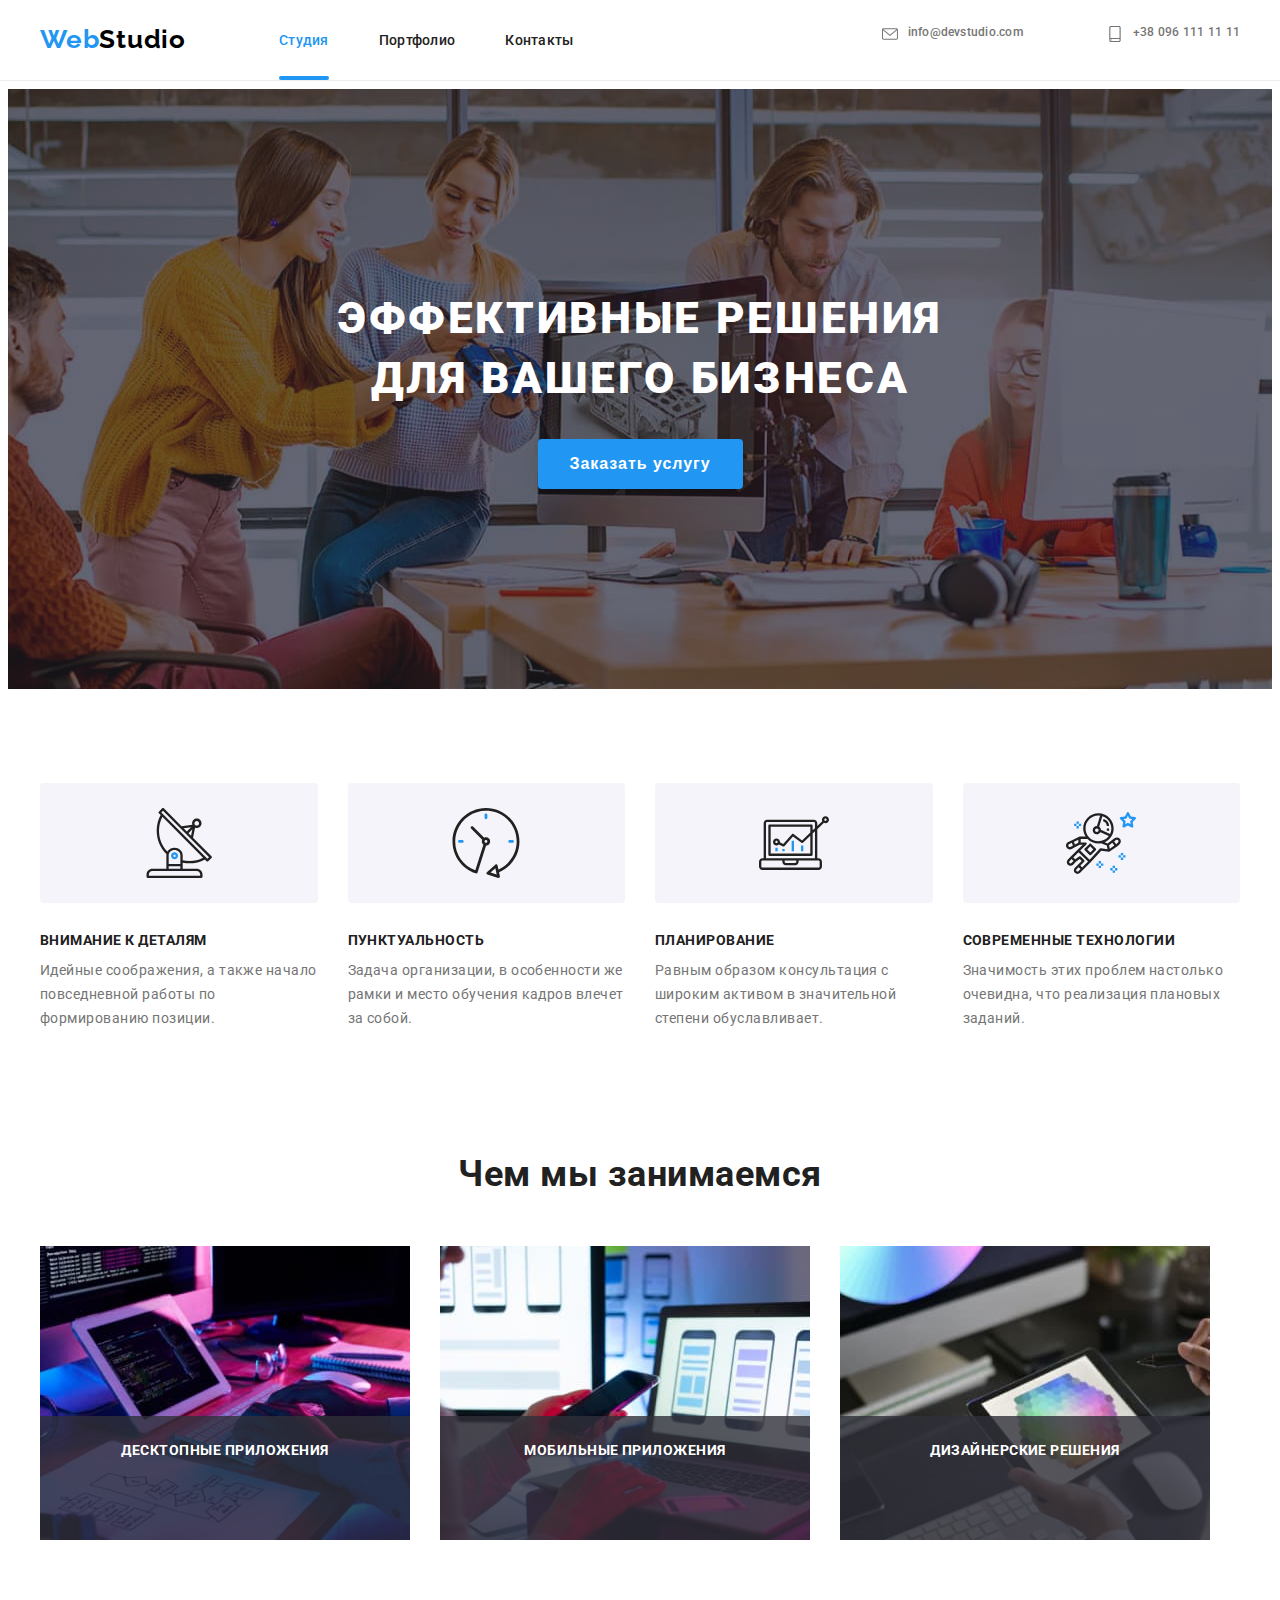
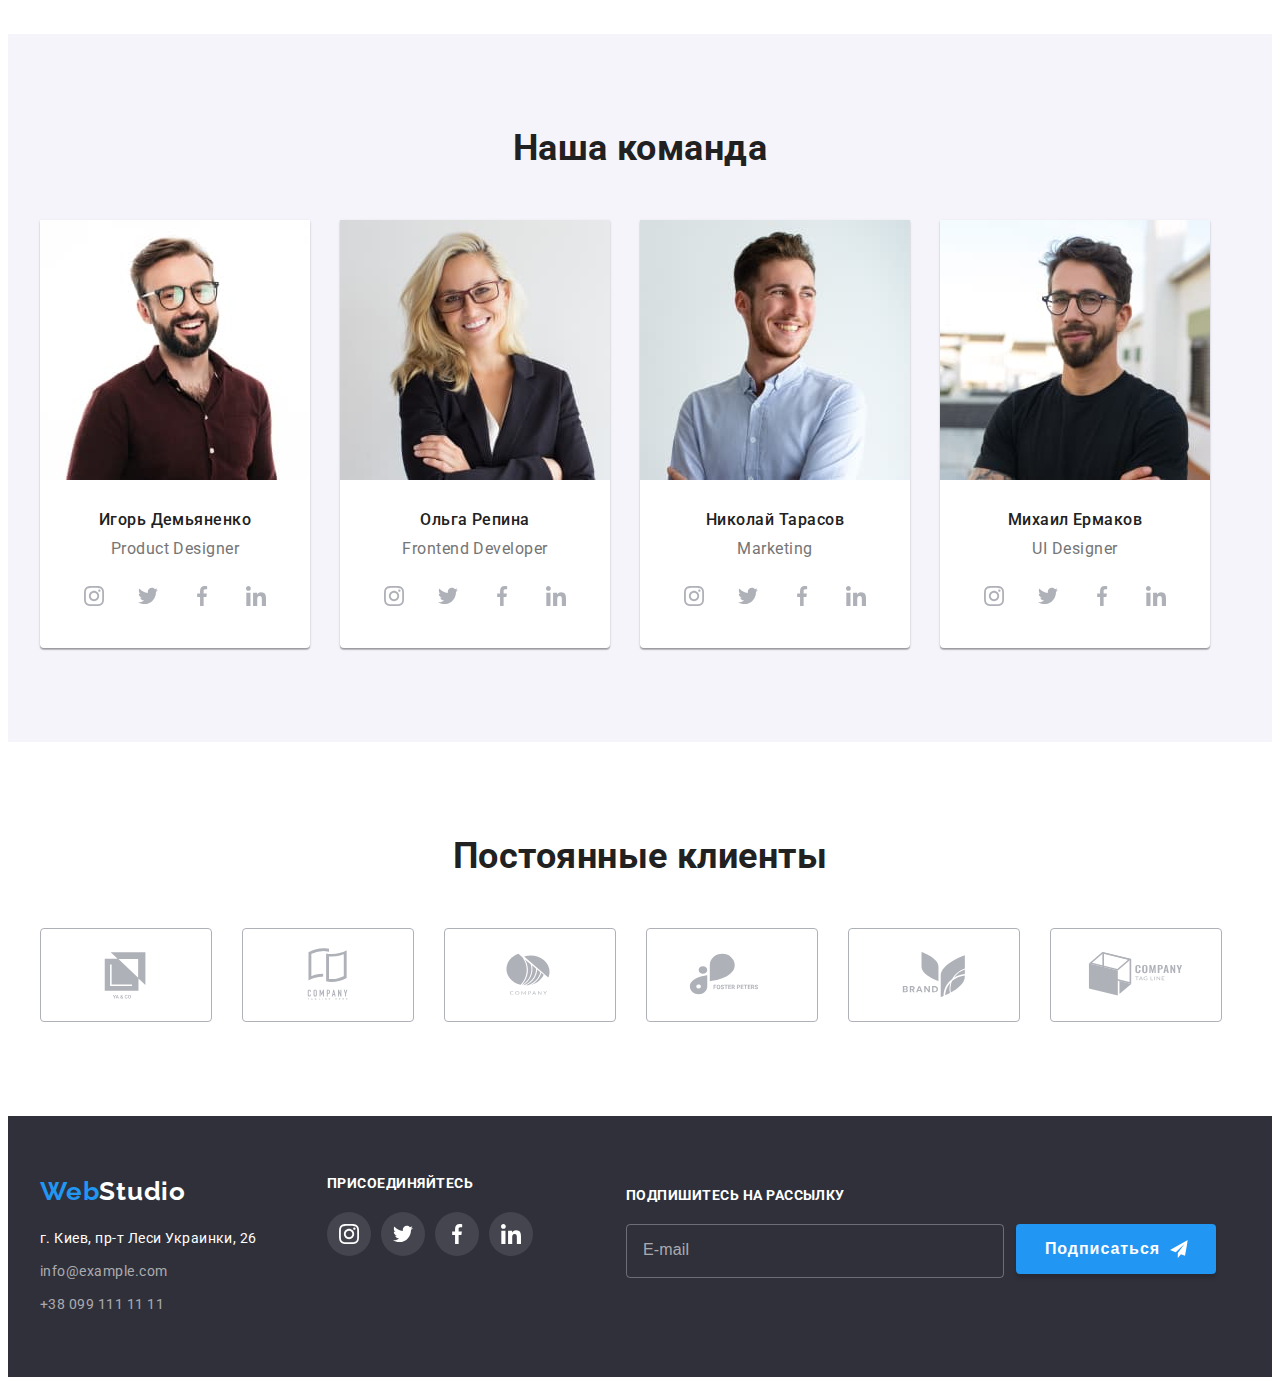
<file: index.html>
<!DOCTYPE html>
<html lang="en">
<head>
<meta charset="UTF-8">
<meta http-equiv="X-UA-Compatible" content="IE=edge">
<meta name="viewport" content="width=device-width, initial-scale=1.0">
<title>Document</title>
<link rel="preconnect" href="https://fonts.googleapis.com">
<link rel="preconnect" href="https://fonts.gstatic.com" crossorigin>
<link href="https://fonts.googleapis.com/css2?family=Raleway:wght@700&family=Roboto:wght@400;500;700;900&display=swap" rel="stylesheet">
<link rel="stylesheet" href="https://cdnjs.cloudflare.com/ajax/libs/modern-normalize/1.1.0/modern-normalize.min.css" integrity="sha512-wpPYUAdjBVSE4KJnH1VR1HeZfpl1ub8YT/NKx4PuQ5NmX2tKuGu6U/JRp5y+Y8XG2tV+wKQpNHVUX03MfMFn9Q==" crossorigin="anonymous" referrerpolicy="no-referrer" />
<!-- <link rel="stylesheet" href="./css/styles.css"> -->
<link rel="stylesheet" href="./css/main.min.css">
</head>
<body>

        <!-- HEADER -->

    <header class="page-header">
        <div class="container header">
            <a href="./index.html" class="logo"><span class="logo-item">Web</span>Studio</a> 

            <button class="menu-btn" data-menu-open>
                <svg width="40" height="40">
                    <use href="./images/icons.svg#menu"></use>
                </svg>
            </button>

            <nav class="page-header__nav">
                <ul class="nav">          
                    <li class="nav__item">
                        <a href="index.html" class="nav__link nav__link--current">Студия</a>
                    </li>
                    <li class="nav__item">
                        <a href="portfolio.html" class="nav__link">Портфолио</a>
                    </li>
                    <li class="nav__item">
                        <a href="#contact" class="nav__link">Контакты</a>
                    </li>
                </ul>
            </nav>
            <ul class="contacts">
                <li class="contacts__item">
                    <a href="mailto:info@devstudio.com" class="contacts__link">
                        <svg class="contacts__icon" width="16" height="16">
                            <use href="./images/icons.svg#envelope"></use>
                        </svg> info@devstudio.com
                    </a>
                </li>
                <li class="contacts__item">
                    <a href="tel:+380961111111" class="contacts__link">
                        <svg class="contacts__icon" width="16" height="16">
                            <use href="./images/icons.svg#smartphone"></use>
                        </svg>+38 096 111 11 11
                    </a>
                </li>
            </ul>
        </div>
    </header>

    <main>

         <!-- HERO -->

        <section class="hero main-background">
            <div class="container">
                <h1 class="hero-title">Эффективные решения <br> для вашего бизнеса</h1>
                <button type="button" class="main-btn" data-modal-open>Заказать услугу</button>
            </div>
            
            <!-- MODAL -->

            <div class="backdrop is-hidden" data-modal>
                <div class="modal">
                    <button type="button" class="modal-btn" data-modal-close>
                        <svg width='30' height="30">
                            <use href="./images/icons.svg#close-btn"></use>
                        </svg>                       
                    </button>
                    <h5 class="modal-title">Оставьте свои данные, мы вам перезвоним</h5>
                    <form class="form">             
                        <label class="form__label">
                            <span class="form__text">Имя</span>
                            <input class="form__input" type="text" name="name" placeholder="Иван Иванович" />
                            <span class="form__item">
                                <svg width="18" height="18">
                                    <use href="./images/icons.svg#person-black"></use>
                                </svg>   
                            </span>
                        </label>          
                        <label class="form__label">
                            <span class="form__text">Телефон</span>
                            <input class="form__input" type="tel" name="name" placeholder="+38 000 000 00 00" />
                            <span class="form__item">
                                <svg width="18" height="18">
                                    <use href="./images/icons.svg#phone-black"></use>
                                </svg> 
                            </span>
                        </label>

                        <label class="form__label">
                            <span class="form__text">Почта</span> 
                            <input class="form__input" type="email" name="mail" placeholder="contact@example.com" />
                            <span class="form__item">
                                <svg width="18" height="18">
                                    <use href="./images/icons.svg#email-black"></use>
                                </svg> 
                            </span>    
                        </label>
                        <label class="form__label label-comment"> 
                            <span class="form__text">Комментарий</span> 
                            <textarea name="comment" placeholder="Введите текст"></textarea>
                        </label>
                                         
                        <label class="checkbox">
                            <input class="checkbox__input" type="checkbox" name="topic">
                            <span class="checkbox__item">
                                <svg width="16" height="15">
                                    <use href="./images/icons.svg#icon-check"></use>
                                </svg>
                            </span>
                            <span class="checkbox__agreement">
                                Соглашаюсь с рассылкой и принимаю 
                                <a href=""><span class="checkbox__link">Условия договора</span></a>
                            </span>
                        </label>
                        <button class="main-btn" type="submit">Отправить</button>
                    </form> 
                </div>
            </div>
        </section>
        

        <!-- ADVANTAGE -->

        <section class="advantage">
            <div class="container">
                <h2 class="hidden-title">Наши преимущества</h2>
                <ul class="advantage__list">
                    <li class="advantage__item">
                        <div class="skills">
                            <div class="skills__box">
                                <svg width="70" height="70">
                                    <use href="./images/icons.svg#Group"></use>
                                </svg>
                            </div>
                            <h3 class="advantage-name">Внимание к деталям</h3>
                            <p class="advantage-text">Идейные соображения, а также начало повседневной работы по формированию позиции.</p>
                        </div>
                    </li>
                    <li class="advantage__item">
                        <div class="skills">
                            <div class="skills__box">
                                <svg width="70" height="70">
                                    <use href="./images/icons.svg#clock"></use>
                                </svg>
                            </div>
                        <h3  class="advantage-name">Пунктуальность</h3>
                        <p class="advantage-text"> Задача организации, в особенности же рамки и место обучения кадров влечет за собой.</p>
                        </div>
                    </li>
                    <li class="advantage__item">
                        <div class="skills">
                            <div class="skills__box">
                                <svg width="70" height="70">
                                    <use href="./images/icons.svg#diagram"></use>
                                </svg>
                            </div>
                        <h3  class="advantage-name">Планирование</h3>
                        <p class="advantage-text">Равным образом консультация с широким активом в значительной степени обуславливает.</p>
                        </div>
                    </li>
                    <li class="advantage__item">
                        <div class="skills">
                            <div class="skills__box">
                                <svg width="70" height="70">
                                    <use href="./images/icons.svg#astronaut"></use>
                                </svg>
                            </div>
                        <h3  class="advantage-name">Современные технологии</h3>
                        <p class="advantage-text">Значимость этих проблем настолько очевидна, что реализация плановых заданий.</p>
                        </div>
                    </li>
                </ul>
            </div>
        </section>

        <!-- WORK -->

        <section class="work">
            <div class="container">
                <h2 class="work-title">Чем мы занимаемся</h2>
                <ul class="work__list">
                    <li class="work__item">

                        <img
                            srcset="
                                ./images/desktop/box-1-1200@1x.jpeg 1x,
                                ./images/desktop/box-1-1200@2x.jpeg 2x"
                            src="./images/desktop/box-1-1200@1x.jpeg"
                            alt="Программист набирает текст"
                            width="370"
                        >

                        <div class="work__box">
                            <p class="work__text">ДЕСКТОПНЫЕ ПРИЛОЖЕНИЯ</p>
                        </div>
                    </li>
                    <li class="work__item">

                        <img
                            srcset="
                                ./images/desktop/box-2-1200@1x.jpeg 1x,
                                ./images/desktop/box-2-1200@2x.jpeg 2x"
                            src="./images/desktop/box-2-1200@1x.jpeg"
                            alt="Макеты телефонов"
                            width="370"
                        >

                        <div class="work__box">
                            <p class="work__text">МОБИЛЬНЫЕ ПРИЛОЖЕНИЯ</p>
                        </div>
                    </li>
                    <li class="work__item">

                        <img
                            srcset="
                                ./images/desktop/box-3-1200@1x.jpeg 1x,
                                ./images/desktop/box-3-1200@2x.jpeg 2x"
                            src="./images/desktop/box-3-1200@1x.jpeg"
                            alt="Выбор цвета дизайнером"
                            width="370"
                        >

                        <div class="work__box">
                            <p class="work__text">ДИЗАЙНЕРСКИЕ РЕШЕНИЯ </p>
                        </div>
                    </li>
                </ul>
            </div>
        </section>

        <!-- TEAM -->

        <section class="team">
            <div class="container">
                <h2 class="team-title">Наша команда</h2>
                <ul class="team__list">
                    <li class="team__item">

                        <picture>
                            <source srcset="
                                        ./images/mobile/team-1-480@1x.jpeg 1x,
                                        ./images/mobile/team-1-480@2x.jpeg 2x"
                                    media="(max-width: 767px)">
                            <source srcset="
                                        ./images/tablet/team-1-768@1x.jpeg 1x,
                                        ./images/tablet/team-1-768@2x.jpeg 2x"
                                    media="(min-width: 768px) and (max-width: 1199px)">
                            <source srcset="
                                        ./images/desktop/team-1-1200@1x.jpeg 1x,
                                        ./images/desktop/team-1-1200@2x.jpeg 2x"
                                    media="(min-width: 1200px)">

                            <img src="./images/mobile/team-1-480@1x.jpeg"
                                 alt="Дизайнер"
                                 width="270">
                        </picture>

                        <h4 class="team__name">Игорь Демьяненко</h4>
                        <p class="team__position">Product Designer</p>
                        <ul class="networks">
                            <li class="networks__item">
                                <a href="https://www.instagram.com" target="_blank" rel="noreferrer noopener" class="networks__link">
                                    <svg width="20" height="20">
                                        <use href="./images/icons.svg#instagram"></use>
                                    </svg>
                                </a>
                            </li>
                            <li class="networks__item">
                                <a href="https://twitter.com" target="_blank" rel="noreferrer noopener" class="networks__link">
                                    <svg width="20" height="20">
                                        <use href="./images/icons.svg#twitter"></use>
                                    </svg>
                                </a>
                            </li>
                            <li class="networks__item">
                                <a href="https://m.facebook.com" target="_blank" rel="noreferrer noopener" class="networks__link">
                                    <svg width="20" height="20">
                                        <use href="./images/icons.svg#facebook"></use>
                                    </svg>
                                </a>
                            </li>
                            <li class="networks__item">
                                <a href="https://www.linkedin.com" target="_blank" rel="noreferrer noopener" class="networks__link">
                                    <svg width="20" height="20">
                                        <use href="./images/icons.svg#linkedin"></use>
                                    </svg>
                                </a>
                            </li>
                        </ul>

                    </li>
                    <li class="team__item">

                        <picture>
                            <source srcset="
                                        ./images/mobile/team-2-480@1x.jpeg 1x,
                                        ./images/mobile/team-2-480@2x.jpeg 2x"
                                    media="(max-width: 767px)">
                            <source srcset="
                                        ./images/tablet/team-2-768@1x.jpeg 1x,
                                        ./images/tablet/team-2-768@2x.jpeg 2x"
                                    media="(min-width: 768px) and (max-width: 1199px)">
                            <source srcset="
                                        ./images/desktop/team-2-1200@1x.jpeg 1x,
                                        ./images/desktop/team-2-1200@2x.jpeg 2x"
                                    media="(min-width: 1200px)">

                            <img src="./images/mobile/team-2-480@1x.jpeg"
                                 alt="Фронтенд разработчик"
                                 width="270">
                        </picture>
                        
                        <h4 class="team__name">Ольга Репина</h4>
                        <p class="team__position">Frontend Developer</p>
                        <ul class="networks">
                            <li class="networks__item">
                                <a href="https://www.instagram.com" target="_blank" rel="noreferrer noopener" class="networks__link">
                                    <svg width="20" height="20">
                                        <use href="./images/icons.svg#instagram"></use>
                                    </svg>
                                </a>
                            </li>
                            <li class="networks__item">
                                <a href="https://twitter.com" target="_blank" rel="noreferrer noopener" class="networks__link">
                                    <svg width="20" height="20">
                                        <use href="./images/icons.svg#twitter"></use>
                                    </svg>
                                </a>
                            </li>
                            <li class="networks__item">
                                <a href="https://m.facebook.com" target="_blank" rel="noreferrer noopener" class="networks__link">
                                    <svg width="20" height="20">
                                        <use href="./images/icons.svg#facebook"></use>
                                    </svg>
                                </a>
                            </li>
                            <li class="networks__item">
                                <a href="https://www.linkedin.com" target="_blank" rel="noreferrer noopener" class="networks__link">
                                    <svg width="20" height="20">
                                        <use href="./images/icons.svg#linkedin"></use>
                                    </svg>
                                </a>
                            </li>
                        </ul>
                    </li>
                    <li class="team__item">

                        <picture>
                            <source srcset="
                                        ./images/mobile/team-3-480@1x.jpeg 1x,
                                        ./images/mobile/team-3-480@2x.jpeg 2x"
                                    media="(max-width: 767px)">
                            <source srcset="
                                        ./images/tablet/team-3-768@1x.jpeg 1x,
                                        ./images/tablet/team-3-768@2x.jpeg 2x"
                                    media="(min-width: 768px) and (max-width: 1199px)">
                            <source srcset="
                                        ./images/desktop/team-3-1200@1x.jpeg 1x,
                                        ./images/desktop/team-3-1200@2x.jpeg 2x"
                                    media="(min-width: 1200px)">

                            <img src="./images/mobile/team-3-480@1x.jpeg"
                                 alt="Маркетолог"
                                 width="270">
                        </picture>

                        <h4 class="team__name">Николай Тарасов</h4>
                        <p class="team__position">Marketing</p>
                        <ul class="networks">
                            <li class="networks__item">
                                <a href="https://www.instagram.com" target="_blank" rel="noreferrer noopener" class="networks__link">
                                    <svg width="20" height="20">
                                        <use href="./images/icons.svg#instagram"></use>
                                    </svg>
                                </a>
                            </li>
                            <li class="networks__item">
                                <a href="https://twitter.com" target="_blank" rel="noreferrer noopener" class="networks__link">
                                    <svg width="20" height="20">
                                        <use href="./images/icons.svg#twitter"></use>
                                    </svg>
                                </a>
                            </li>
                            <li class="networks__item">
                                <a href="https://m.facebook.com" target="_blank" rel="noreferrer noopener" class="networks__link">
                                    <svg width="20" height="20">
                                        <use href="./images/icons.svg#facebook"></use>
                                    </svg>
                                </a>
                            </li>
                            <li class="networks__item">
                                <a href="https://www.linkedin.com" target="_blank" rel="noreferrer noopener" class="networks__link">
                                    <svg width="20" height="20">
                                        <use href="./images/icons.svg#linkedin"></use>
                                    </svg>
                                </a>
                            </li>
                        </ul>
                    </li>
                    <li class="team__item">

                        <picture>
                            <source srcset="
                                        ./images/mobile/team-4-480@1x.jpeg 1x,
                                        ./images/mobile/team-4-480@2x.jpeg 2x"
                                    media="(max-width: 767px)">
                            <source srcset="
                                        ./images/tablet/team-4-768@1x.jpeg 1x,
                                        ./images/tablet/team-4-768@2x.jpeg 2x"
                                    media="(min-width: 768px) and (max-width: 1199px)">
                            <source srcset="
                                        ./images/desktop/team-4-1200@1x.jpeg 1x,
                                        ./images/desktop/team-4-1200@2x.jpeg 2x"
                                    media="(min-width: 1200px)">

                            <img src="./images/mobile/team-4-480@1x.jpeg"
                                 alt="Дизайнер интерфейса"
                                 width="270">
                        </picture>

                        <h4 class="team__name">Михаил Ермаков</h4>
                        <p class="team__position">UI Designer</p>
                        <ul class="networks">
                            <li class="networks__item">
                                <a href="https://www.instagram.com" target="_blank" rel="noreferrer noopener" class="networks__link">
                                    <svg width="20" height="20">
                                        <use href="./images/icons.svg#instagram"></use>
                                    </svg>
                                </a>
                            </li>
                            <li class="networks__item">
                                <a href="https://twitter.com" target="_blank" rel="noreferrer noopener" class="networks__link">
                                    <svg width="20" height="20">
                                        <use href="./images/icons.svg#twitter"></use>
                                    </svg>
                                </a>
                            </li>
                            <li class="networks__item">
                                <a href="https://m.facebook.com" target="_blank" rel="noreferrer noopener" class="networks__link">
                                    <svg width="20" height="20">
                                        <use href="./images/icons.svg#facebook"></use>
                                    </svg>
                                </a>
                            </li>
                            <li class="networks__item">
                                <a href="https://www.linkedin.com" target="_blank" rel="noreferrer noopener" class="networks__link">
                                    <svg width="20" height="20">
                                        <use href="./images/icons.svg#linkedin"></use>
                                    </svg>
                                </a>
                            </li>
                        </ul>
                    </li>
                </ul>
            </div>
        </section>

        <!-- CLIENTS -->

        <section class="clients">
            <div class="container">
                <h2 class="clients-title">Постоянные клиенты</h2>
                <ul class="client__list">
                    <li class="client__item">
                        <a href="" class="client__link">
                            <svg width="106" height="60">
                                <use href="./images/icons.svg#client-1"></use>
                            </svg>
                        </a>
                    </li>
                    <li class="client__item">
                        <a href="" class="client__link">
                            <svg width="106" height="60">
                                <use href="./images/icons.svg#client-2"></use>
                            </svg>
                        </a>
                    </li>
                    <li class="client__item">
                        <a href="" class="client__link">
                            <svg width="106" height="60">
                                <use href="./images/icons.svg#client-3"></use>
                            </svg>
                        </a>
                    </li>
                    <li class="client__item">
                        <a href="" class="client__link">
                            <svg width="106" height="60">
                                <use href="./images/icons.svg#client-4"></use>
                            </svg>
                        </a>
                    </li>
                    <li class="client__item">
                        <a href="" class="client__link">
                            <svg width="106" height="60">
                                <use href="./images/icons.svg#client-5"></use>
                            </svg>
                        </a>
                    </li>
                    <li class="client__item">
                        <a href="" class="client__link">
                            <svg width="106" height="60">
                                <use href="./images/icons.svg#client-6"></use>
                            </svg>
                        </a>
                    </li>
                </ul>
            </div>
        </section>
    </main>

    <!-- FOOTER -->

    <footer class="footer">
        <div class="container footer-box">
            <div class="tablet-box">
                <div class="footer-address">
                    <a href="./index.html" class="logo logo-footer"><span class="logo-item">Web</span>Studio</a>
                    <address id="contact" class="office">
                        <ul class="office__list">
                            <li class="office__item">
                                <a href="https://goo.gl/maps/67UM73fhqofaFtAK9" target="_blank" rel="noreferrer noopener" class="office__address">г.
                                    Киев, пр-т Леси Украинки, 26
                                </a>
                            </li>
                            <li class="office__item">
                                <a href="mailto:info@example.com" class="office__link">info@example.com</a>
                            </li>
                            <li class="office__item">
                                <a href="tel:+380991111111" class="office__link">+38 099 111 11 11</a>
                            </li>
                        </ul>
                    </address>
                </div>

                <div class="community">
                    <h2 class="subscribe-title">Присоединяйтесь</h2>
                    <ul class="networks">
                        <li class="networks__item">
                            <a href="https://www.instagram.com" target="_blank" rel="noreferrer noopener" class="networks__link footer-link">
                                <svg width="20" height="20">
                                    <use href="./images/icons.svg#instagram"></use>
                                </svg>
                            </a>
                        </li>
                        <li class="networks__item">
                            <a href="https://twitter.com" target="_blank" rel="noreferrer noopener" class="networks__link footer-link">
                                <svg width="20" height="20">
                                    <use href="./images/icons.svg#twitter"></use>
                                </svg>
                            </a>
                        </li>
                        <li class="networks__item">
                            <a href="https://m.facebook.com" target="_blank" rel="noreferrer noopener" class="networks__link footer-link">
                                <svg width="20" height="20">
                                    <use href="./images/icons.svg#facebook"></use>
                                </svg>
                            </a>
                        </li>
                        <li class="networks__item">
                            <a href="https://www.linkedin.com" target="_blank" rel="noreferrer noopener" class="networks__link footer-link">
                                <svg width="20" height="20">
                                    <use href="./images/icons.svg#linkedin"></use>
                                </svg>
                            </a>
                        </li>
                    </ul>
                </div>
            </div>

            <div class="subscribe-box">
                <h2 class="subscribe-title">Подпишитесь на рассылку</h2>
                <form class="subscribe">
                    <label class="subscribe__label"></label>
                        <input class="subscribe__input" type="email" name="mail" placeholder="E-mail" />
                    </label>
                    <button class="main-btn subscribe-btn"  type="submit">Подписаться
                        <svg class="subscribe-icon" width="24" height="24">
                            <use href="./images/icons.svg#icon-send"></use>
                        </svg>   
                    </button>
                </form>
            </div>
        </div>
    </footer>

    <!--MOBILE MENU  -->
    <div class="mob-menu is-hidden" data-menu>
        <button class="mob-menu__btn"  data-menu-close>
            <svg width="40" height="40">
                <use href="./images/icons.svg#close"></use>
            </svg>
        </button>

        <div>
            <ul class="mob-nav">          
                <li class="mob-nav__item">
                    <a href="index.html" class="mob-nav__link mob-nav__link--current">Студия</a>
                </li>
                <li class="mob-nav__item">
                    <a href="portfolio.html" class="mob-nav__link">Портфолио</a>
                </li>
                <li class="mob-nav__item">
                    <a href="#contact" class="mob-nav__link">Контакты</a>
                </li>
            </ul>
        </div>
        <div>
            <ul class="mob-contacts">
                <li class="mob-contacts__item">
                    <a href="tel:+380961111111" class="mob-contacts__mail">
                        +38 096 111 11 11
                    </a>
                </li>
                <li class="mob-contacts__item">
                    <a href="mailto:info@devstudio.com" class="mob-contacts__phone">
                        info@devstudio.com
                    </a>
                </li>
            </ul>
        </div> 
        <div>
            <ul class="mob-link">
                <li class="mob-link_item">
                    <a href="Instagram">Instagram</a>
                </li>
                <li class="mob-link_item">
                    <a href="Twitter">Twitter</a>
                </li>
                <li class="mob-link_item">
                    <a href="Facebook">Facebook</a>
                </li>
                <li class="mob-link_item">
                    <a href="LinkedIn">LinkedIn</a>
                </li>
            </ul>     
        </div> 

    </div>

    <script>
        const { height:pageHeaderHeight } = document
          .querySelector(".page-header")
          .getBoundingClientRect ();

        document.body.style.paddingTop = `${pageHeaderHeight}px`;
    </script>

    <script src="./js/modal.js"></script>
    <script src="./js/menu.js"></script>
    

</body>
</html>
</file>
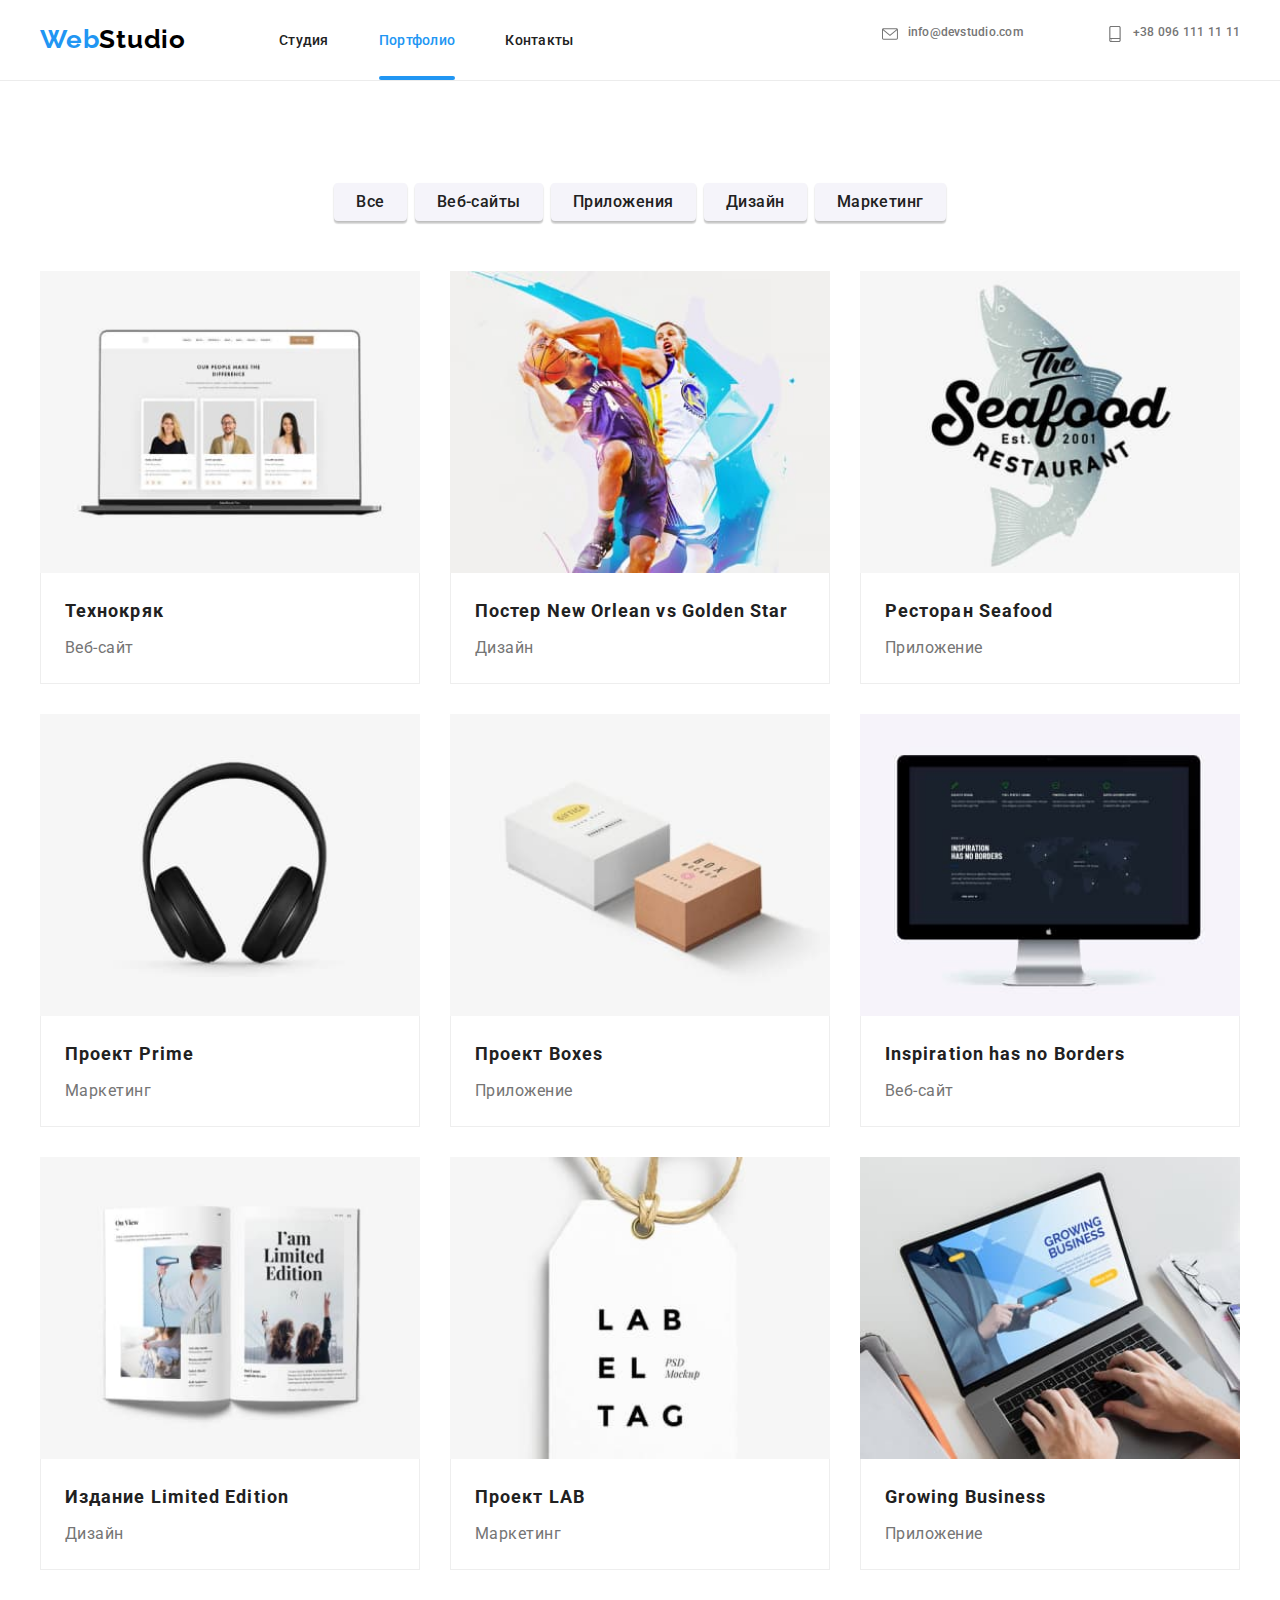
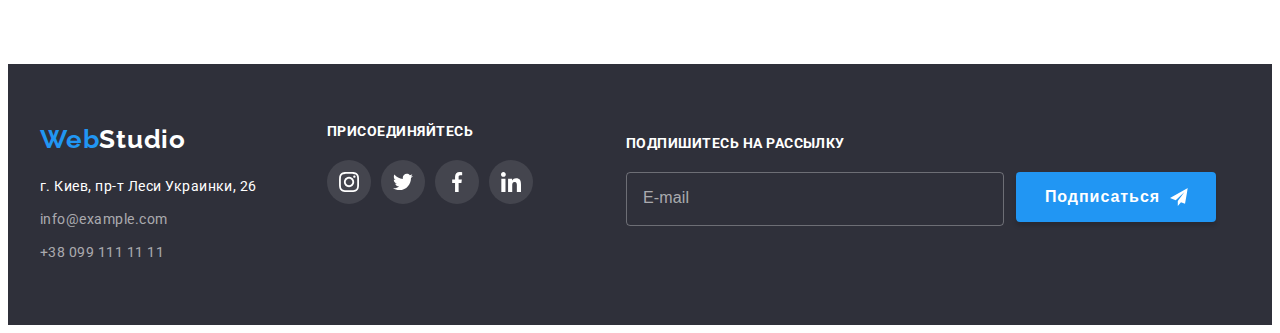
<file: portfolio.html>
<!DOCTYPE html>
<html lang="en">

<head>
    <meta charset="UTF-8">
    <meta http-equiv="X-UA-Compatible" content="IE=edge">
    <meta name="viewport" content="width=device-width, initial-scale=1.0">
    <title>Document</title>
    <link rel="preconnect" href="https://fonts.googleapis.com">
    <link rel="preconnect" href="https://fonts.gstatic.com" crossorigin>
    <link
        href="https://fonts.googleapis.com/css2?family=Raleway:wght@700&family=Roboto:wght@400;500;700;900&display=swap"
        rel="stylesheet">
    <link rel="stylesheet" href="https://cdnjs.cloudflare.com/ajax/libs/modern-normalize/1.1.0/modern-normalize.min.css"
        integrity="sha512-wpPYUAdjBVSE4KJnH1VR1HeZfpl1ub8YT/NKx4PuQ5NmX2tKuGu6U/JRp5y+Y8XG2tV+wKQpNHVUX03MfMFn9Q=="
        crossorigin="anonymous" referrerpolicy="no-referrer"/>
    <!-- <link rel="stylesheet" href="./css/styles.css"> -->
    <link rel="stylesheet" href="./css/main.min.css">
    
</head>

<body>

    <!-- HEADER -->
    <header class="page-header">
        <div class="container header">
            <a href="./index.html" class="logo"><span class="logo-item">Web</span>Studio</a>
            
            <button class="menu-btn" data-menu-open>
                <svg width="40" height="40">
                    <use href="./images/icons.svg#menu"></use>
                </svg>
            </button>
            
            <nav class="page-header__nav">
                <ul class="nav">

                    
                    <li class="nav__item">
                        <a href="index.html" class="nav__link">Студия</a>
                    </li>
                    

                    <li class="nav__item">
                        <a href="portfolio.html" class="nav__link nav__link--current">Портфолио</a>
                    </li>
                    <li class="nav__item">
                        <a href="#contact" class="nav__link">Контакты</a>
                    </li>
                </ul>
            </nav>
            <ul class="contacts">
                <li class="contacts__item">
                    <a href="mailto:info@devstudio.com" class="contacts__link">
                        <svg class="contacts__icon" width="16" height="16">
                            <use href="./images/icons.svg#envelope"></use>
                        </svg> info@devstudio.com
                    </a>
                </li>
                <li class="contacts__item">
                    <a href="tel:+380961111111" class="contacts__link">
                        <svg class="contacts__icon" width="16" height="16">
                            <use href="./images/icons.svg#smartphone"></use>
                        </svg>+38 096 111 11 11
                    </a>
                </li>
            </ul>
        </div>
    </header>


    <main>
        <section class="portfolio">
            <div class="container ">
                <h1 class="hidden-title">Галерея проектов</h1>
                <ul class="filter">
                    <li class="filter-item">
                        <button type="button" class="filter-btn">Все</button>
                    </li>
                    <li class="filter-item">
                        <button type="button" class="filter-btn">Веб-сайты</button>
                    </li>
                    <li class="filter-item">
                        <button type="button" class="filter-btn">Приложения</button>
                    </li>
                    <li class="filter-item">
                        <button type="button" class="filter-btn">Дизайн</button>
                    </li>
                    <li class="filter-item">
                        <button type="button" class="filter-btn">Маркетинг</button>
                    </li>
                </ul>
                <ul class="portfolio__list">
                    <li class="portfolio__item">
                        <a href="" class="project">
                            <div class="project__thumb">

                                <picture>
                                    <source srcset="
                                        ./images/mobile/portfolio-1-480@1x.jpeg 1x,
                                        ./images/mobile/portfolio-1-480@2x.jpeg 2x"
                                        media="(max-width: 767px)">
                                    <source srcset="
                                        ./images/tablet/portfolio-1-768@1x.jpeg 1x,
                                        ./images/tablet/portfolio-1-768@2x.jpeg 2x"
                                        media="(min-width: 768px) and (max-width: 1199px)">
                                    <source srcset="
                                        ./images/desktop/portfolio-1-1200@1x.jpeg 1x,
                                        ./images/desktop/portfolio-1-1200@2x.jpeg 2x"
                                        media="(min-width: 1200px)">

                                    <img src="./images/mobile/portfolio-1-480@1x.jpeg"
                                         width="370"
                                         alt="Технокряк">
                                </picture>
                                
                                <p class="project__overlay" >Технокряк это современная площадка распространения коронавируса. Компании используют эту платформу для цифрового шпионажа и атак на защищённые сервера конкурентов.</p>
                            </div>
                            <div class="project__box">
                                <h2 class="project__title">Технокряк</h2>
                                <p class="project__text">Веб-сайт</p>
                            </div>
                        </a>
                    </li>
                    <li class="portfolio__item">
                        <a href="" class="project">
                            <div class="project__thumb">

                                <picture>
                                    <source srcset="
                                        ./images/mobile/portfolio-2-480@1x.jpeg 1x,
                                        ./images/mobile/portfolio-2-480@2x.jpeg 2x"
                                        media="(max-width: 767px)">
                                    <source srcset="
                                        ./images/tablet/portfolio-2-768@1x.jpeg 1x,
                                        ./images/tablet/portfolio-2-768@2x.jpeg 2x"
                                        media="(min-width: 768px) and (max-width: 1199px)">
                                    <source srcset="
                                        ./images/desktop/portfolio-2-1200@1x.jpeg 1x,
                                        ./images/desktop/portfolio-2-1200@2x.jpeg 2x"
                                        media="(min-width: 1200px)">

                                    <img src="./images/mobile/portfolio-2-480@1x.jpeg"
                                         width="370"
                                         alt="Постер New Orlean vs Golden Star">
                                </picture>
                                
                                <p class="project__overlay" >Технокряк это современная площадка распространения коронавируса. Компании используют эту платформу для цифрового шпионажа и атак на защищённые сервера конкурентов.</p>
                            </div>
                            <div class="project__box">
                                <h2 class="project__title">Постер New Orlean vs Golden Star</h2>
                                <p class="project__text">Дизайн</p>
                            </div>
                        </a>
                    </li>
                    <li class="portfolio__item">
                        <a href="" class="project">
                            <div class="project__thumb">

                                <picture>
                                    <source srcset="
                                        ./images/mobile/portfolio-3-480@1x.jpeg 1x,
                                        ./images/mobile/portfolio-3-480@2x.jpeg 2x"
                                        media="(max-width: 767px)">
                                    <source srcset="
                                        ./images/tablet/portfolio-3-768@1x.jpeg 1x,
                                        ./images/tablet/portfolio-3-768@2x.jpeg 2x"
                                        media="(min-width: 768px) and (max-width: 1199px)">
                                    <source srcset="
                                        ./images/desktop/portfolio-3-1200@1x.jpeg 1x,
                                        ./images/desktop/portfolio-3-1200@2x.jpeg 2x"
                                        media="(min-width: 1200px)">

                                    <img src="./images/mobile/portfolio-3-480@1x.jpeg"
                                         width="370"
                                         alt="Ресторан Seafood">
                                </picture>

                                <p class="project__overlay" >Технокряк это современная площадка распространения коронавируса. Компании используют эту платформу для цифрового шпионажа и атак на защищённые сервера конкурентов.</p>
                            </div>
                            <div class="project__box">
                                <h2 class="project__title">Ресторан Seafood</h2>
                                <p class="project__text">Приложение</p>
                            </div>
                        </a>
                    </li>
                    <li class="portfolio__item">
                        <a href="" class="project">
                            <div class="project__thumb">

                                <picture>
                                    <source srcset="
                                        ./images/mobile/portfolio-4-480@1x.jpeg 1x,
                                        ./images/mobile/portfolio-4-480@2x.jpeg 2x"
                                        media="(max-width: 767px)">
                                    <source srcset="
                                        ./images/tablet/portfolio-4-768@1x.jpeg 1x,
                                        ./images/tablet/portfolio-4-768@2x.jpeg 2x"
                                        media="(min-width: 768px) and (max-width: 1199px)">
                                    <source srcset="
                                        ./images/desktop/portfolio-4-1200@1x.jpeg 1x,
                                        ./images/desktop/portfolio-4-1200@2x.jpeg 2x"
                                        media="(min-width: 1200px)">

                                    <img src="./images/mobile/portfolio-4-480@1x.jpeg"
                                         width="370"
                                         alt="Проект Prime">
                                </picture>

                                <p class="project__overlay" >Технокряк это современная площадка распространения коронавируса. Компании используют эту платформу для цифрового шпионажа и атак на защищённые сервера конкурентов.</p>
                            </div>
                            <div class="project__box">
                                <h2 class="project__title">Проект Prime</h2>
                                <p class="project__text">Маркетинг</p>
                            </div>
                        </a>
                    </li>
                    <li class="portfolio__item">
                        <a href="" class="project">
                            <div class="project__thumb">

                                <picture>
                                    <source srcset="
                                        ./images/mobile/portfolio-5-480@1x.jpeg 1x,
                                        ./images/mobile/portfolio-5-480@2x.jpeg 2x"
                                        media="(max-width: 767px)">
                                    <source srcset="
                                        ./images/tablet/portfolio-5-768@1x.jpeg 1x,
                                        ./images/tablet/portfolio-5-768@2x.jpeg 2x"
                                        media="(min-width: 768px) and (max-width: 1199px)">
                                    <source srcset="
                                        ./images/desktop/portfolio-5-1200@1x.jpeg 1x,
                                        ./images/desktop/portfolio-5-1200@2x.jpeg 2x"
                                        media="(min-width: 1200px)">

                                    <img src="./images/mobile/portfolio-5-480@1x.jpeg"
                                         width="370"
                                         alt="Проект Boxes">
                                </picture>

                                <p class="project__overlay" >Технокряк это современная площадка распространения коронавируса. Компании используют эту платформу для цифрового шпионажа и атак на защищённые сервера конкурентов.</p>
                            </div>
                            <div class="project__box">
                                <h2 class="project__title">Проект Boxes</h2>
                                <p class="project__text">Приложение</p>
                            </div>
                        </a>
                    </li>
                    <li class="portfolio__item">
                        <a href="" class="project">
                            <div class="project__thumb">

                                <picture>
                                    <source srcset="
                                        ./images/mobile/portfolio-6-480@1x.jpeg 1x,
                                        ./images/mobile/portfolio-6-480@2x.jpeg 2x"
                                        media="(max-width: 767px)">
                                    <source srcset="
                                        ./images/tablet/portfolio-6-768@1x.jpeg 1x,
                                        ./images/tablet/portfolio-6-768@2x.jpeg 2x"
                                        media="(min-width: 768px) and (max-width: 1199px)">
                                    <source srcset="
                                        ./images/desktop/portfolio-6-1200@1x.jpeg 1x,
                                        ./images/desktop/portfolio-6-1200@2x.jpeg 2x"
                                        media="(min-width: 1200px)">

                                    <img src="./images/mobile/portfolio-6-480@1x.jpeg"
                                         width="370"
                                         alt="Inspiration has no Borders">
                                </picture>
                               
                                <p class="project__overlay" >Технокряк это современная площадка распространения коронавируса. Компании используют эту платформу для цифрового шпионажа и атак на защищённые сервера конкурентов.</p>
                            </div>
                            <div class="project__box">
                                <h2 class="project__title">Inspiration has no Borders</h2>
                                <p class="project__text">Веб-сайт</p>
                            </div>
                        </a>
                    </li>
                    <li class="portfolio__item">
                        <a href="" class="project">
                            <div class="project__thumb">

                                <picture>
                                    <source srcset="
                                        ./images/mobile/portfolio-7-480@1x.jpeg 1x,
                                        ./images/mobile/portfolio-7-480@2x.jpeg 2x"
                                        media="(max-width: 767px)">
                                    <source srcset="
                                        ./images/tablet/portfolio-7-768@1x.jpeg 1x,
                                        ./images/tablet/portfolio-7-768@2x.jpeg 2x"
                                        media="(min-width: 768px) and (max-width: 1199px)">
                                    <source srcset="
                                        ./images/desktop/portfolio-7-1200@1x.jpeg 1x,
                                        ./images/desktop/portfolio-7-1200@2x.jpeg 2x"
                                        media="(min-width: 1200px)">

                                    <img src="./images/mobile/portfolio-7-480@1x.jpeg"
                                         width="370"
                                         alt="Издание Limited Editio">
                                </picture>

                                <p class="project__overlay" >Технокряк это современная площадка распространения коронавируса. Компании используют эту платформу для цифрового шпионажа и атак на защищённые сервера конкурентов.</p>
                            </div>
                            <div class="project__box">
                                <h2 class="project__title">Издание Limited Edition</h2>
                                <p class="project__text">Дизайн</p>
                            </div>
                        </a>
                    </li>
                    <li class="portfolio__item">
                        <a href="" class="project">
                            <div class="project__thumb">

                                <picture>
                                    <source srcset="
                                        ./images/mobile/portfolio-8-480@1x.jpeg 1x,
                                        ./images/mobile/portfolio-8-480@2x.jpeg 2x"
                                        media="(max-width: 767px)">
                                    <source srcset="
                                        ./images/tablet/portfolio-8-768@1x.jpeg 1x,
                                        ./images/tablet/portfolio-8-768@2x.jpeg 2x"
                                        media="(min-width: 768px) and (max-width: 1199px)">
                                    <source srcset="
                                        ./images/desktop/portfolio-8-1200@1x.jpeg 1x,
                                        ./images/desktop/portfolio-8-1200@2x.jpeg 2x"
                                        media="(min-width: 1200px)">

                                    <img src="./images/mobile/portfolio-8-480@1x.jpeg"
                                         width="370"
                                         alt="Проект LAB">
                                </picture>

                                <p class="project__overlay" >Технокряк это современная площадка распространения коронавируса. Компании используют эту платформу для цифрового шпионажа и атак на защищённые сервера конкурентов.</p>
                            </div>
                            <div class="project__box">
                                <h2 class="project__title">Проект LAB</h2>
                                <p class="project__text">Маркетинг</p>
                            </div>
                        </a>
                    </li>
                    <li class="portfolio__item">
                        <a href="" class="project">
                            <div class="project__thumb">

                                <picture>
                                    <source srcset="
                                        ./images/mobile/portfolio-9-480@1x.jpeg 1x,
                                        ./images/mobile/portfolio-9-480@2x.jpeg 2x"
                                        media="(max-width: 767px)">
                                    <source srcset="
                                        ./images/tablet/portfolio-9-768@1x.jpeg 1x,
                                        ./images/tablet/portfolio-9-768@2x.jpeg 2x"
                                        media="(min-width: 768px) and (max-width: 1199px)">
                                    <source srcset="
                                        ./images/desktop/portfolio-9-1200@1x.jpeg 1x,
                                        ./images/desktop/portfolio-9-1200@2x.jpeg 2x"
                                        media="(min-width: 1200px)">

                                    <img src="./images/mobile/portfolio-9-480@1x.jpeg"
                                         width="370"
                                         alt="Growing Busines">
                                </picture>
                                
                                <p class="project__overlay" >Технокряк это современная площадка распространения коронавируса. Компании используют эту платформу для цифрового шпионажа и атак на защищённые сервера конкурентов.</p>
                            </div>
                            <div class="project__box">
                                <h2 class="project__title">Growing Business</h2>
                                <p class="project__text">Приложение</p>
                            </div>
                        </a>
                    </li>
                </ul>
            </div>
        </section>
    </main>

    <!-- FOOTER -->

    <footer class="footer">
        <div class="container footer-box">
            <div class="tablet-box">
                <div class="footer-address">
                    <a href="./index.html" class="logo logo-footer"><span class="logo-item">Web</span>Studio</a>
                    <address id="contact" class="office">
                        <ul class="office__list">
                            <li class="office__item">
                                <a href="https://goo.gl/maps/67UM73fhqofaFtAK9" target="_blank" rel="noreferrer noopener" class="office__address">г.
                                    Киев, пр-т Леси Украинки, 26
                                </a>
                            </li>
                            <li class="office__item">
                                <a href="mailto:info@example.com" class="office__link">info@example.com</a>
                            </li>
                            <li class="office__item">
                                <a href="tel:+380991111111" class="office__link">+38 099 111 11 11</a>
                            </li>
                        </ul>
                    </address>
                </div>

                <div class="community">
                    <h2 class="subscribe-title">Присоединяйтесь</h2>
                    <ul class="networks">
                        <li class="networks__item">
                            <a href="https://www.instagram.com" target="_blank" rel="noreferrer noopener" class="networks__link footer-link">
                                <svg width="20" height="20">
                                    <use href="./images/icons.svg#instagram"></use>
                                </svg>
                            </a>
                        </li>
                        <li class="networks__item">
                            <a href="https://twitter.com" target="_blank" rel="noreferrer noopener" class="networks__link footer-link">
                                <svg width="20" height="20">
                                    <use href="./images/icons.svg#twitter"></use>
                                </svg>
                            </a>
                        </li>
                        <li class="networks__item">
                            <a href="https://m.facebook.com" target="_blank" rel="noreferrer noopener" class="networks__link footer-link">
                                <svg width="20" height="20">
                                    <use href="./images/icons.svg#facebook"></use>
                                </svg>
                            </a>
                        </li>
                        <li class="networks__item">
                            <a href="https://www.linkedin.com" target="_blank" rel="noreferrer noopener" class="networks__link footer-link">
                                <svg width="20" height="20">
                                    <use href="./images/icons.svg#linkedin"></use>
                                </svg>
                            </a>
                        </li>
                    </ul>
                </div>
            </div>

            <div class="subscribe-box">
                <h2 class="subscribe-title">Подпишитесь на рассылку</h2>
                <form class="subscribe">
                    <label class="subscribe__label"></label>
                        <input class="subscribe__input" type="email" name="mail" placeholder="E-mail" />
                    </label>
                    <button class="main-btn subscribe-btn"  type="submit">Подписаться
                        <svg class="subscribe-icon" width="24" height="24">
                            <use href="./images/icons.svg#icon-send"></use>
                        </svg>   
                    </button>
                </form>
            </div>
        </div>
    </footer>

     <!--MOBILE MENU  -->
     <div class="mob-menu is-hidden" data-menu>
        <button class="mob-menu__btn"  data-menu-close>
            <svg width="40" height="40">
                <use href="./images/icons.svg#close"></use>
            </svg>
        </button>

        <div>
            <ul class="mob-nav">          
                <li class="mob-nav__item">
                    <a href="index.html" class="mob-nav__link">Студия</a>
                </li>
                <li class="mob-nav__item">
                    <a href="portfolio.html" class="mob-nav__link mob-nav__link mob-nav__link--current">Портфолио</a>
                </li>
                <li class="mob-nav__item">
                    <a href="#contact" class="mob-nav__link">Контакты</a>
                </li>
            </ul>
        </div>
        <div>
            <ul class="mob-contacts">
                <li class="mob-contacts__item">
                    <a href="tel:+380961111111" class="mob-contacts__mail">
                        +38 096 111 11 11
                    </a>
                </li>
                <li class="mob-contacts__item">
                    <a href="mailto:info@devstudio.com" class="mob-contacts__phone">
                        info@devstudio.com
                    </a>
                </li>
            </ul>
        </div> 
        <div>
            <ul class="mob-link">
                <li class="mob-link_item">
                    <a href="Instagram">Instagram</a>
                </li>
                <li class="mob-link_item">
                    <a href="Twitter">Twitter</a>
                </li>
                <li class="mob-link_item">
                    <a href="Facebook">Facebook</a>
                </li>
                <li class="mob-link_item">
                    <a href="LinkedIn">LinkedIn</a>
                </li>
            </ul>     
        </div> 

    </div>

    <script>
        const { height:pageHeaderHeight } = document
          .querySelector(".page-header")
          .getBoundingClientRect ();

        document.body.style.paddingTop = `${pageHeaderHeight}px`;
    </script>

    <script src="./js/modal.js"></script>
    <script src="./js/menu.js"></script>

</body>
</html>
</file>
<file: css/styles.css>
/* :root {
  --basic-color: #757575;
  --secondary-color: #212121;
  --accent-color: #2196f3;
  --background-color: #ffffff;
  --second-color: #2f303a;
  --grey-color: #f5f4fa;
} */

/* body {
  padding-top: 80px;
  background-color: var(--background-color);
  color: var(--basic-color);
  font-family: "Roboto", sans-serif;
  letter-spacing: 0.03em;
  text-decoration: none;
} */

/* a {
  text-decoration: none;
  color: inherit;
}

ul {
  list-style: none;
  padding: 0;
  margin: 0;
}

h1,
h2,
h3,
h4,
p {
  margin: 0;
}

section {
  padding-top: 94px;
  padding-bottom: 94px;
}

::placeholder {
  font-size: 14px;
  line-height: 1.14;
  letter-spacing: 0.01em;
  color: rgba(117, 117, 117, 0.5);
} */

/* .container {
  width: 1200px;
  padding-left: 15px;
  padding-right: 15px;
  margin-left: auto;
  margin-right: auto;
} */

/* header {
  position: fixed;
  width: 100%;
  background: var(--background-color);
  top: 0;
  left: 0;
  padding-top: 24px;
  padding-bottom: 25px;
  border-bottom: 1px solid #ececec;

  z-index: 9;
}

.header {
  display: flex;
  align-items: center;
} */

/* .logo {
  margin-right: 93px;
  font-family: "Raleway", sans-serif;
  font-weight: 700;
  font-size: 26px;
  line-height: 1.19;
  color: #000000;
}
.logo-item {
  color: var(--accent-color);
}

.logo-footer {
  margin: 0px;
  color: var(--background-color);
} */

/* .nav {
  display: flex;
}

.contacts {
  display: flex;
  margin-left: auto;
}

.nav__item:not(:last-child) {
  margin-right: 50px;
}

.contacts__item:not(:last-child) {
  margin-right: 50px;
}

.nav__link {
  position: relative;
  padding-top: 32px;
  padding-bottom: 32px;
  font-weight: 500;
  font-size: 14px;
  line-height: 1.14;
  letter-spacing: 0.02em;
  color: var(--secondary-color);

  transition: color 250ms cubic-bezier(0.4, 0, 0.2, 1);
}

.nav__link--current {
  color: var(--accent-color);
}

.nav__link--current::after {
  content: " ";
  position: absolute; 
  left: 0px;
  bottom: 0px;
  width: 100%;
  height: 4px;
  background: var(--accent-color);
  border-radius: 2px;
}


.nav__link:hover,
.nav__link:focus {
  color: var(--accent-color);
}

.contacts__link {
  display: flex;
  font-weight: 500;
  font-size: 14px;
  line-height: 1.14;
  letter-spacing: 0.02em;
  color: var(--basic-color);
  fill: var(--basic-color);

  transition: fill 250ms cubic-bezier(0.4, 0, 0.2, 1), 
  color 250ms cubic-bezier(0.4, 0, 0.2, 1);
}
.contacts__link:hover,
.contacts__link:focus {
  color: var(--accent-color);
  fill: var(--accent-color);
}

.contacts__icon {
  margin-right: 10px;
} */

/* HERO */

/* .hero {
  padding-top: 200px;
  padding-bottom: 200px;
  text-align: center;
}

  .main-background {
  max-width: 1600px;
  max-height: 600px;
  margin-left: auto;
  margin-right: auto;
  background: #c4c4c4;
  background-image: linear-gradient(
      to right,
      rgba(47, 48, 58, 0.4),
      rgba(47, 48, 58, 0.4)
    ),
    url("../images/Img.jpeg");
  background-repeat: no-repeat;
  background-position: center;
  background-size: cover;
}

.hero-title {
  margin-bottom: 30px;
  font-weight: 900;
  font-size: 44px;
  line-height: 1.36;
  letter-spacing: 0.06em;
  text-transform: uppercase;
  color: var(--background-color);
} */

/* .main-btn {
  display: inline-block;
  border-radius: 4px;
  padding: 10px 32px;
  min-width: 200px;
  min-height: 50px;

  background: var(--accent-color);
  box-shadow: 0px 4px 4px rgba(0, 0, 0, 0.15);
  border: var(--accent-color);
  cursor: pointer;

  color: var(--background-color);
  font-weight: 700;
  font-size: 16px;
  line-height: 1.88;
  letter-spacing: 0.06em;

  transition: background-color 250ms cubic-bezier(0.4, 0, 0.2, 1), 
  color 250ms cubic-bezier(0.4, 0, 0.2, 1);
}
.main-btn:hover,
.main-btn:focus {
  background-color: var(--background-color);
  color: var(--accent-color);
} */

/* MODAL */

/* .backdrop {
  position: fixed;
  top: 0;
  left: 0;
  width: 100%;
  height: 100%;
  background: rgba(0, 0, 0, 0.2);

  opacity: 1;
  transition: opacity 250ms cubic-bezier(0.4, 0, 0.2, 1);
  z-index: 10;
}

.backdrop.is-hidden {
  opacity: 0;
  pointer-events: none;
} 

.modal {
position: absolute;
top: 50%;
left: 50%;
padding: 40px;
transform: translate(-50%, -50%);
min-width: 528px;
min-height: 581px;

background: var(--background-color);
box-shadow: 0px 1px 3px rgba(0, 0, 0, 0.12), 0px 1px 1px rgba(0, 0, 0, 0.14), 0px 2px 1px rgba(0, 0, 0, 0.2);
border-radius: 4px;
}

.modal-btn {
  position: absolute;
  display: flex;
  align-items: center;
  justify-content: center;
  padding: 0px;
  top: 8px;
  right: 8px;
  width: 30px;
  height: 30px;
  border: none;
  background: var(--background-color);
  cursor: pointer;
  transition: fill 250ms cubic-bezier(0.4, 0, 0.2, 1);
}

.modal-btn:hover,
.modal-btn:focus {
  fill: var(--accent-color);
}

.modal-title {
  margin-bottom: 30px;
  margin-top: 0px;
  font-weight: 700;
  font-size: 20px;
  line-height: 1.15;
  text-align: center;
  letter-spacing: 0.03em;

  color: var(--secondary-color);
}

.form {
  width: 100%
}

.form__label {
  position: relative;
  display: flex;
  flex-direction: column;
  margin-bottom: 28px;

  transition: fill 250ms cubic-bezier(0.4, 0, 0.2, 1);
}

.label-comment {
  margin-bottom: 20px;
}

.form__text {
  position: absolute;
  top: -18px;
  width: 25px;
  height: 14px;
  
  font-size: 12px;
  line-height: 1.16;
  letter-spacing: 0.01em;

  color: var(--basic-color);
}

.form__input {
  outline: none;
  height: 40px;
  padding: 12px;
  padding-left: 42px;
  border: 1px solid rgba(33, 33, 33, 0.2);
  border-radius: 4px;
  cursor: pointer;

  transition: border 250ms cubic-bezier(0.4, 0, 0.2, 1);
}

.form__input:hover,
.form__input:focus,
textarea:hover,
textarea:focus {
  border: 1px solid var(--accent-color);
}

.form__item {
  position: absolute;
  transform: translateY(50%);
  left: 12px;
}

.form__label:hover,
.form__label:focus {
  fill: var(--accent-color)
}

.form__input:focus ~ .form__item {
  fill: var(--accent-color);
}

textarea {
  outline: none;
  border: 1px solid rgba(33, 33, 33, 0.2);
  border-radius: 4px;
  padding: 12px 16px;
  width: 100%;
  min-height: 120px;
  resize: none;
}

.checkbox {
  display: flex;
  align-items: center;
  justify-content: center;
  margin-bottom: 30px;
}

  .checkbox__agreement {
  font-size: 14px;
  line-height: 1.71;
  letter-spacing: 0.03em;

  color: var(--basic-color); 
} */

  /* appearance: none; */

/* .checkbox__input {
  position: absolute;
  width: 1px;
  height: 1px;
  margin: -1px;
  border: 0px;
  padding: 0px;
  clip: rect(0 0 0 0);
  overflow: hidden;
}

.checkbox__input:checked + .checkbox__item {
  border-color: var(--accent-color);
  background-color: var(--accent-color);
  background-origin: border-box;

  transition: background-color 250ms cubic-bezier(0.4, 0, 0.2, 1)
}

.checkbox__item {
    display: flex;
    width: 16px;
    height: 15px;
    margin-right: 7px;
    align-items: center;
    border: solid 2px var(--secondary-color);
    border-radius: 2px;
}

.checkbox__link {
  position: relative;
  color: var(--accent-color);
}

.checkbox__link:after {
  content: " ";
  position: absolute; 
  left: 0px;
  bottom: 1px;
  width: 100%;
  height: 1px;
  background: var(--accent-color);
} */

/* ADVANTAGE */

/* .hidden-title {
  display: none;
}

.advantage__list {
  display: flex;
}

.advantage__item:not(:last-child) {
  margin-right: 30px;
}

.advantage__item {
  width: calc((100% - 90px) / 4);
}

.skills__box {
  display: flex;
  background: var(--grey-color);
  border-radius: 4px;
  margin-bottom: 30px;
  height: 120px;
  align-items: center;
  justify-content: center;
}

.advantage-name {
  margin-bottom: 10px;
  font-weight: 700;
  font-size: 14px;
  line-height: 1.14;
  text-transform: uppercase;
  color: var(--secondary-color);
}

.advantage-text {
  font-size: 14px;
  line-height: 1.71;
  color: var(--basic-color);
} */

/* WORK */

/* .work {
  padding-top: 0px;
}

.work-title {
  margin-bottom: 50px;
  font-weight: 700;
  font-size: 36px;
  line-height: 1.16;
  text-align: center;
  color: var(--secondary-color);
}

.work__list {
  display: flex;
}

.work__list img {
  display: block;
}

.work__item {
  position: relative;
  display: inline;
}

.work__item:not(:last-child) {
  margin-right: 30px;
}

.work__box {
  position: absolute;
  bottom: 0;
  padding-top: 27px;
  padding-bottom: 27px;
  width: 100%;
  min-height: 70px;
  background: rgba(47, 48, 58, 0.8);
}

.work__text {
font-size: 14px;
font-weight: 700;
line-height: 1.14;
text-align: center;
color: var(--background-color);

} */

/* TEAM */
/* .team {
  text-align: center;
  background-color: var(--grey-color);
}

.team-title {
  margin-bottom: 50px;
  font-weight: 700;
  font-size: 36px;
  line-height: 1.16;
  color: var(--secondary-color);
}

.team__list {
  display: flex;
}

.team__item {
  padding-bottom: 30px;
  background: var(--background-color);
  box-shadow: 0px 1px 3px rgba(0, 0, 0, 0.12), 0px 1px 1px rgba(0, 0, 0, 0.14),
    0px 2px 1px rgba(0, 0, 0, 0.2);
  border-radius: 0px 0px 4px 4px;
}

.team__item:not(:last-child) {
  margin-right: 30px;
}

.networks {
  display: flex;
  justify-content: center;
}

.networks__link {
  display: flex;
  justify-content: center;
  align-items: center;
  width: 44px;
  height: 44px;
  border-radius: 50%;
  fill: #afb1b8;
  background: rgba(255, 255, 255, 0.1);

  transition: background-color 250ms cubic-bezier(0.4, 0, 0.2, 1),
   fill 250ms cubic-bezier(0.4, 0, 0.2, 1);
}

.networks__link:hover,
.networks__link:focus {
  background-color: var(--accent-color);
  fill: var(--background-color);
}

.networks__item:not(:last-child) {
  margin-right: 10px;
}

.team__name {
  margin-top: 30px;
  font-weight: 500;
  font-size: 16px;
  line-height: 1.19;
  text-align: center;
  color: var(--secondary-color);
}
.team__position {
  margin-top: 10px;
  margin-bottom: 16px;
  font-size: 16px;
  line-height: 1.19;
  text-align: center;
  color: var(--basic-color);
} */

/* CLIENTS */

/* .clients-title {
  margin-bottom: 50px;
  font-weight: 700;
  font-size: 36px;
  line-height: 1.16;
  text-align: center;
  color: var(--secondary-color);
}

.client__list {
  display: flex;
}

.client__item:not(:last-child) {
  margin-right: 30px;
}

.client__link {
  display: flex;
  justify-content: center;
  align-items: center;
  width: 170px;
  height: 92px;
  border: 1px solid #afb1b8;
  border-radius: 4px;
  fill: #afb1b8;

  transition: border-color 250ms cubic-bezier(0.4, 0, 0.2, 1), 
  fill 250ms cubic-bezier(0.4, 0, 0.2, 1);
}

.client__link:hover,
.client__link:focus {
  border-color: var(--accent-color);
  fill: var(--accent-color);
} */

/* FOOTER */

/* .footer {
  padding-top: 60px;
  padding-bottom: 60px;
  background: var(--second-color);
}

.footer-box {
  display: flex;
  align-items: baseline;
}

.office__link {
  font-style: normal;
  font-size: 14px;
  line-height: 1.71;
  color: rgba(255, 255, 255, 0.6);

  transition: color 250ms cubic-bezier(0.4, 0, 0.2, 1);
}

.office__list {
  margin-top: 20px;
}

.office__item:not(:first-child) {
  margin-top: 9px;
}
.office__address {
  font-style: normal;
  font-size: 14px;
  line-height: 1.71;
  color: var(--background-color);
  transition: color 250ms cubic-bezier(0.4, 0, 0.2, 1);
}

.office__link:hover,
.office__address:hover,
.office__link:focus,
.office__address:focus {
  color: var(--accent-color);
}

.community {
  margin-left: 70px;
} */

/* SUBSCRIBE */

/* .subscribe-title {
  margin-bottom: 20px;
  font-weight: 700;
  font-size: 14px;
  line-height: 1.14;
  text-transform: uppercase;

  color: var(--background-color);
}

.footer-link {
  fill: var(--background-color);
}

.subscribe-box {
  margin-left: 93px;
}

.subscribe {
  display: flex;
  min-width: 570px;
}

.subscribe__input {
  width: 358px;
  height: 50px;
  padding-left: 16px;

  color: var(--background-color);
  background: transparent;

  outline: none;
  border: 1px solid;
  border-color: rgba(255, 255, 255, 0.3);
  border-radius: 4px;
}

.subscribe__input::placeholder {
  font-size: 16px;
  line-height: 1.25;

  color: rgba(255, 255, 255, 0.6);
}

.subscribe-btn {
  display: flex;
  margin-left: 12px;
  width: 200px;
  height: 50px;
  padding: 10px 28px 10px 29px;

  font-weight: 700;
  font-size: 16px;
  line-height: 1.88;

  align-items: center;
  text-align: center;
  letter-spacing: 0.06em;

  color: var(--background-color);
  fill: var(--background-color);

  background: var(--accent-color);
  box-shadow: 0px 4px 4px rgba(0, 0, 0, 0.15);
  border-radius: 4px;
  border: none;

  transition: background-color 250ms cubic-bezier(0.4, 0, 0.2, 1), 
  color 250ms cubic-bezier(0.4, 0, 0.2, 1), 
  fill 250ms cubic-bezier(0.4, 0, 0.2, 1);
}

.subscribe-btn:hover,
.subscribe-btn:focus {
  background-color: var(--background-color);
  color: var(--accent-color);
  fill: var(--accent-color);
}

.subscribe-icon {
  margin-left: 10px;
} */

/* Portfolio */

/* .hidden-title {
  display: none;
} */

/* .filter {
  display: flex;
  justify-content: center;
  margin-bottom: 50px;
}

.filter-btn {
  padding: 6px 22px;
  box-shadow: 0px 3px 1px rgba(0, 0, 0, 0.1), 0px 1px 2px rgba(0, 0, 0, 0.08),
    0px 2px 2px rgba(0, 0, 0, 0.12);
  background: var(--grey-color);
  border-radius: 4px;
  border: transparent;
  cursor: pointer;

  font-family: "Roboto", sans-serif;
  color: var(--secondary-color);
  font-weight: 500;
  font-size: 16px;
  line-height: 1.62;
  letter-spacing: 0.03em;
  text-align: center;
 
  transition: background-color 250ms cubic-bezier(0.4, 0, 0.2, 1), 
  color 250ms cubic-bezier(0.4, 0, 0.2, 1);

}

.filter-item:not(:last-child) {
  margin-right: 8px;
}

.filter-btn:hover,
.filter-btn:focus {
  background-color: var(--accent-color);
  color: var(--background-color);
} */

/* .portfolio__list {
  display: flex;
  flex-wrap: wrap;
}

.portfolio__item:nth-child(3n) {
  margin-right: 0px;
}

.portfolio__item {
  width: calc((100% - 60px) / 3);
  margin-right: 30px;
  margin-bottom: 30px;
  background: var(--background-color);
}

.portfolio__item:hover {
    box-shadow: 0px 1px 1px rgba(0, 0, 0, 0.12), 0px 4px 4px rgba(0, 0, 0, 0.06),
    1px 4px 6px rgba(0, 0, 0, 0.16);
}

.portfolio__item:nth-last-child(-n + 3) {
  margin-bottom: 0px;
}

.portfolio__item img {
  display: block;
}

.project__box {
  display: block;
  margin-top: 0px;
  padding: 20px 24px;
  background: var(--background-color);

  border-bottom: 1px solid #eeeeee;
  border-left: 1px solid #eeeeee;
  border-right: 1px solid #eeeeee;
}

.project__title {
  margin-bottom: 4px;
  font-weight: 700;
  font-size: 18px;
  line-height: 2;
  letter-spacing: 0.06em;
  color: var(--secondary-color);
}

.project__text {
  font-size: 16px;
  line-height: 1.88;
  color: var(--basic-color);
}

.project__thumb {
  position: relative;
  overflow: hidden;
}

.project__overlay {
  position: absolute;
  left: 0px;
  bottom: 0px;
  height: 100%;
  width: 100%; 
  font-size: 18px;
  line-height: 1.56;
  padding: 63px 24px;
  color: var(--background-color);
  background: var(--accent-color);


  transform: translateY(100%);
  transition: transform 250ms cubic-bezier(0.4, 0, 0.2, 1);
}

.portfolio__item:hover .project__overlay {
  transform: translateY(0);
} */
</file>
<file: css/main.min.css>
:root{--basic-color: #757575;--secondary-color: #212121;--accent-color: #2196f3;--background-color: #ffffff;--second-color: #2f303a;--grey-color: #f5f4fa}body{padding-top:80px;background-color:var(--background-color);color:var(--basic-color);font-family:"Roboto",sans-serif;letter-spacing:.03em;text-decoration:none}a{text-decoration:none;color:inherit}ul{list-style:none;padding:0;margin:0}h1,h2,h3,h4,p{margin:0}section{padding-top:94px;padding-bottom:94px}@media screen and (max-width: 1199px){section{padding-top:60px;padding-bottom:60px}}::-webkit-input-placeholder{font-size:14px;line-height:1.14;letter-spacing:.01em;color:rgba(117,117,117,.5)}::-moz-placeholder{font-size:14px;line-height:1.14;letter-spacing:.01em;color:rgba(117,117,117,.5)}:-ms-input-placeholder{font-size:14px;line-height:1.14;letter-spacing:.01em;color:rgba(117,117,117,.5)}::-ms-input-placeholder{font-size:14px;line-height:1.14;letter-spacing:.01em;color:rgba(117,117,117,.5)}::placeholder{font-size:14px;line-height:1.14;letter-spacing:.01em;color:rgba(117,117,117,.5)}img{display:block;width:100%;height:auto}.container{width:100%;padding-right:15px;padding-left:15px;margin-left:auto;margin-right:auto}@media screen and (min-width: 480px){.container{width:480px}}@media screen and (min-width: 768px){.container{width:768px}}@media screen and (min-width: 1200px){.container{width:1200px}}.logo{font-family:"Raleway",sans-serif;font-weight:700;letter-spacing:.03em;color:#000}@media screen and (max-width: 767px){.logo{font-size:24px;line-height:1.16}}@media screen and (min-width: 768px)and (max-width: 1199px){.logo{margin-right:88px;font-size:24px;line-height:1.16}}@media screen and (min-width: 1200px){.logo{margin-right:93px;font-size:26px;line-height:1.19}}.logo-item{color:var(--accent-color)}.logo-footer{margin:0px;color:var(--background-color)}.main-btn{display:inline-block;border-radius:4px;padding:10px 32px;min-width:200px;min-height:50px;background:var(--accent-color);-webkit-box-shadow:0px 4px 4px rgba(0,0,0,.15);box-shadow:0px 4px 4px rgba(0,0,0,.15);border:var(--accent-color);cursor:pointer;color:var(--background-color);font-weight:700;font-size:16px;line-height:1.88;letter-spacing:.06em;-webkit-transition:background-color 250ms cubic-bezier(0.4, 0, 0.2, 1),color 250ms cubic-bezier(0.4, 0, 0.2, 1);transition:background-color 250ms cubic-bezier(0.4, 0, 0.2, 1),color 250ms cubic-bezier(0.4, 0, 0.2, 1)}.main-btn:hover,.main-btn:focus{background-color:var(--background-color);color:var(--accent-color)}header{position:fixed;width:100%;background:var(--background-color);top:0;left:0;border-bottom:1px solid #ececec;z-index:9}@media screen and (min-width: 480px){header{padding-top:10px;padding-bottom:10px}}@media screen and (min-width: 768px)and (max-width: 1199px){header{padding-top:21px;padding-bottom:21px}}@media screen and (min-width: 1200px){header{padding-top:24px;padding-bottom:25px}}@media screen and (max-width: 767px){.header{position:relative;display:-webkit-box;display:-ms-flexbox;display:flex;-webkit-box-align:center;-ms-flex-align:center;align-items:center}}@media screen and (min-width: 768px){.header{display:-webkit-box;display:-ms-flexbox;display:flex;-webkit-box-align:center;-ms-flex-align:center;align-items:center}}.nav{display:-webkit-box;display:-ms-flexbox;display:flex}@media screen and (max-width: 767px){.nav{display:none}}@media screen and (max-width: 767px){.contacts{display:none}}@media screen and (min-width: 1200px){.contacts{display:-webkit-box;display:-ms-flexbox;display:flex;margin-left:auto}}.nav__item:not(:last-child){margin-right:50px}.contacts__item:not(:last-child){margin-right:50px}@media screen and (min-width: 768px){.contacts__item:not(:last-child){margin-right:0px;margin-left:84px;margin-bottom:10px}}@media screen and (min-width: 768px){.contacts__item{margin-left:84px}}.nav__link{position:relative;padding-top:32px;padding-bottom:32px;font-weight:500;font-size:14px;line-height:1.14;letter-spacing:.02em;color:var(--secondary-color);-webkit-transition:color 250ms cubic-bezier(0.4, 0, 0.2, 1);transition:color 250ms cubic-bezier(0.4, 0, 0.2, 1)}.nav__link:hover,.nav__link:focus{color:var(--accent-color)}.nav__link--current{color:var(--accent-color)}.nav__link--current::after{content:" ";position:absolute;left:0px;bottom:0px;width:100%;height:4px;background:var(--accent-color);border-radius:2px}@media screen and (min-width: 768px)and (max-width: 1199px){.nav__link--current::after{bottom:-2px}}.contacts__link{display:-webkit-box;display:-ms-flexbox;display:flex;font-weight:500;font-size:14px;line-height:1.14;letter-spacing:.02em;color:var(--basic-color);fill:var(--basic-color);-webkit-transition:fill 250ms cubic-bezier(0.4, 0, 0.2, 1),color 250ms cubic-bezier(0.4, 0, 0.2, 1);transition:fill 250ms cubic-bezier(0.4, 0, 0.2, 1),color 250ms cubic-bezier(0.4, 0, 0.2, 1)}.contacts__link:hover,.contacts__link:focus{color:var(--accent-color);fill:var(--accent-color)}@media screen and (min-width: 768px){.contacts__link{font-size:12px;line-height:1.16}}.contacts__icon{margin-right:10px}.hero{padding-top:200px;padding-bottom:200px;text-align:center}@media screen and (max-width: 1199px){.hero{padding-top:118px;padding-bottom:118px}}.hero-title{margin-bottom:30px;font-weight:900;font-size:44px;line-height:1.36;letter-spacing:.06em;text-transform:uppercase;color:var(--background-color)}@media screen and (max-width: 1199px){.hero-title{font-size:26px;line-height:1.61}}.main-background{max-width:1600px;max-height:600px;margin-left:auto;margin-right:auto;background:#c4c4c4;background-repeat:no-repeat;background-position:center;background-size:cover}@media screen and (max-width: 767px){.main-background{background-image:-webkit-gradient(linear, left top, right top, from(rgba(47, 48, 58, 0.4)), to(rgba(47, 48, 58, 0.4))),url(/images/mobile/hero-480@1x.jpeg);background-image:linear-gradient(to right, rgba(47, 48, 58, 0.4), rgba(47, 48, 58, 0.4)),url(/images/mobile/hero-480@1x.jpeg)}}@media screen and (max-width: 767px)and (min-device-pixel-ratio: 2),screen and (max-width: 767px)and (-webkit-min-device-pixel-ratio: 2),screen and (max-width: 767px)and (min-resolution: 192dpi),screen and (max-width: 767px)and (min-resolution: 2dppx){.main-background{background-image:-webkit-gradient(linear, left top, right top, from(rgba(47, 48, 58, 0.4)), to(rgba(47, 48, 58, 0.4))),url(/images/mobile/hero-480@2x.jpeg);background-image:linear-gradient(to right, rgba(47, 48, 58, 0.4), rgba(47, 48, 58, 0.4)),url(/images/mobile/hero-480@2x.jpeg)}}@media screen and (min-width: 768px){.main-background{background-image:-webkit-gradient(linear, left top, right top, from(rgba(47, 48, 58, 0.4)), to(rgba(47, 48, 58, 0.4))),url(/images/tablet/hero-768@1x.jpeg);background-image:linear-gradient(to right, rgba(47, 48, 58, 0.4), rgba(47, 48, 58, 0.4)),url(/images/tablet/hero-768@1x.jpeg)}}@media screen and (min-width: 768px)and (min-device-pixel-ratio: 2),screen and (min-width: 768px)and (-webkit-min-device-pixel-ratio: 2),screen and (min-width: 768px)and (min-resolution: 192dpi),screen and (min-width: 768px)and (min-resolution: 2dppx){.main-background{background-image:-webkit-gradient(linear, left top, right top, from(rgba(47, 48, 58, 0.4)), to(rgba(47, 48, 58, 0.4))),url(/images/tablet/hero-768@2x.jpeg);background-image:linear-gradient(to right, rgba(47, 48, 58, 0.4), rgba(47, 48, 58, 0.4)),url(/images/tablet/hero-768@2x.jpeg)}}@media screen and (min-width: 1200px){.main-background{background-image:-webkit-gradient(linear, left top, right top, from(rgba(47, 48, 58, 0.4)), to(rgba(47, 48, 58, 0.4))),url(/images/desktop/hero-1200@1x.jpeg);background-image:linear-gradient(to right, rgba(47, 48, 58, 0.4), rgba(47, 48, 58, 0.4)),url(/images/desktop/hero-1200@1x.jpeg)}}@media screen and (min-width: 1200px)and (min-device-pixel-ratio: 2),screen and (min-width: 1200px)and (-webkit-min-device-pixel-ratio: 2),screen and (min-width: 1200px)and (min-resolution: 192dpi),screen and (min-width: 1200px)and (min-resolution: 2dppx){.main-background{background-image:-webkit-gradient(linear, left top, right top, from(rgba(47, 48, 58, 0.4)), to(rgba(47, 48, 58, 0.4))),url(/images/desktop/hero-1200@2x.jpeg);background-image:linear-gradient(to right, rgba(47, 48, 58, 0.4), rgba(47, 48, 58, 0.4)),url(/images/desktop/hero-1200@2x.jpeg)}}.backdrop{position:fixed;top:0;left:0;width:100%;height:100%;background:rgba(0,0,0,.2);opacity:1;-webkit-transition:opacity 250ms cubic-bezier(0.4, 0, 0.2, 1);transition:opacity 250ms cubic-bezier(0.4, 0, 0.2, 1);z-index:10}.backdrop.is-hidden{opacity:0;pointer-events:none}.modal{position:absolute;top:50%;left:50%;padding:40px;-webkit-transform:translate(-50%, -50%);transform:translate(-50%, -50%);min-width:528px;min-height:581px;background:var(--background-color);-webkit-box-shadow:0px 1px 3px rgba(0,0,0,.12),0px 1px 1px rgba(0,0,0,.14),0px 2px 1px rgba(0,0,0,.2);box-shadow:0px 1px 3px rgba(0,0,0,.12),0px 1px 1px rgba(0,0,0,.14),0px 2px 1px rgba(0,0,0,.2);border-radius:4px}@media screen and (max-width: 1199px){.modal{min-width:450px}}.modal-btn{position:absolute;display:-webkit-box;display:-ms-flexbox;display:flex;-webkit-box-align:center;-ms-flex-align:center;align-items:center;-webkit-box-pack:center;-ms-flex-pack:center;justify-content:center;padding:0px;top:8px;right:8px;width:30px;height:30px;border:none;background:var(--background-color);cursor:pointer;-webkit-transition:fill 250ms cubic-bezier(0.4, 0, 0.2, 1);transition:fill 250ms cubic-bezier(0.4, 0, 0.2, 1)}.modal-btn:hover,.modal-btn:focus{fill:var(--accent-color)}.modal-title{margin-bottom:30px;margin-top:0px;font-weight:700;font-size:20px;line-height:1.15;text-align:center;letter-spacing:.03em;color:var(--secondary-color)}@media screen and (max-width: 1199px){.modal-title{line-height:1.5}}.form{width:100%}.form__label{position:relative;display:-webkit-box;display:-ms-flexbox;display:flex;-webkit-box-orient:vertical;-webkit-box-direction:normal;-ms-flex-direction:column;flex-direction:column;margin-bottom:28px;-webkit-transition:fill 250ms cubic-bezier(0.4, 0, 0.2, 1);transition:fill 250ms cubic-bezier(0.4, 0, 0.2, 1)}.form__label:hover,.form__label:focus{fill:var(--accent-color)}.label-comment{margin-bottom:20px}.form__text{position:absolute;top:-18px;width:25px;height:14px;font-size:12px;line-height:1.16;letter-spacing:.01em;color:var(--basic-color)}.form__input{outline:none;height:40px;padding:12px;padding-left:42px;border:1px solid rgba(33,33,33,.2);border-radius:4px;cursor:pointer;-webkit-transition:border 250ms cubic-bezier(0.4, 0, 0.2, 1);transition:border 250ms cubic-bezier(0.4, 0, 0.2, 1)}.form__input:hover,.form__input:focus{border:1px solid var(--accent-color)}.form__item{position:absolute;-webkit-transform:translateY(50%);transform:translateY(50%);left:12px}.form__item:focus~.form__item{fill:var(--accent-color)}textarea{outline:none;border:1px solid rgba(33,33,33,.2);border-radius:4px;padding:12px 16px;width:100%;min-height:120px;resize:none}textarea:hover,textarea:focus{border:1px solid var(--accent-color)}.checkbox{display:-webkit-box;display:-ms-flexbox;display:flex;-webkit-box-align:center;-ms-flex-align:center;align-items:center;-webkit-box-pack:center;-ms-flex-pack:center;justify-content:center;margin-bottom:30px}.checkbox__agreement{font-size:14px;line-height:1.71;letter-spacing:.03em;color:var(--basic-color)}@media screen and (max-width: 1199px){.checkbox__agreement{font-weight:400;font-size:12px;line-height:1.16}}.checkbox__input{position:absolute;width:1px;height:1px;margin:-1px;border:0px;padding:0px;clip:rect(0 0 0 0);overflow:hidden}.checkbox__input:checked+.checkbox__item{border-color:var(--accent-color);background-color:var(--accent-color);background-origin:border-box;-webkit-transition:background-color 250ms cubic-bezier(0.4, 0, 0.2, 1);transition:background-color 250ms cubic-bezier(0.4, 0, 0.2, 1)}.checkbox__item{display:-webkit-box;display:-ms-flexbox;display:flex;width:16px;height:15px;margin-right:7px;-webkit-box-align:center;-ms-flex-align:center;align-items:center;border:solid 2px var(--secondary-color);border-radius:2px}.checkbox__link{position:relative;color:var(--accent-color)}.checkbox__link:after{content:" ";position:absolute;left:0px;bottom:1px;width:100%;height:1px;background:var(--accent-color)}.hidden-title{display:none}.advantage__list{display:-webkit-box;display:-ms-flexbox;display:flex}@media screen and (max-width: 767px){.advantage__list{-ms-flex-wrap:wrap;flex-wrap:wrap;-webkit-box-pack:center;-ms-flex-pack:center;justify-content:center}}@media screen and (min-width: 768px)and (max-width: 1199px){.advantage__list{-ms-flex-wrap:wrap;flex-wrap:wrap;-webkit-box-pack:center;-ms-flex-pack:center;justify-content:center;margin:-15px}}@media screen and (min-width: 480px){.advantage__item{margin-bottom:30px}}@media screen and (min-width: 768px)and (max-width: 1199px){.advantage__item{width:354px;margin:15px}}@media screen and (min-width: 1200px){.advantage__item{width:calc((100% - 90px)/4)}}@media screen and (min-width: 1200px){.advantage__item:not(:last-child){margin-right:30px}}.skills__box{display:-webkit-box;display:-ms-flexbox;display:flex;background:var(--grey-color);border-radius:4px;margin-bottom:30px;height:120px;-webkit-box-align:center;-ms-flex-align:center;align-items:center;-webkit-box-pack:center;-ms-flex-pack:center;justify-content:center}.advantage-name{margin-bottom:10px;font-weight:700;font-size:14px;line-height:1.14;text-transform:uppercase;color:var(--secondary-color)}@media screen and (min-width: 480px)and (max-width: 767px){.advantage-name{text-align:center}}.advantage-text{font-size:14px;line-height:1.71;color:var(--basic-color)}.work{padding-top:0px}@media screen and (max-width: 1199px){.work{display:none}}.work-title{margin-bottom:50px;font-weight:700;font-size:36px;line-height:1.16;text-align:center;color:var(--secondary-color)}.work__list{display:-webkit-box;display:-ms-flexbox;display:flex}.work__list img{display:block}.work__item{position:relative;display:inline}.work__item:not(:last-child){margin-right:30px}.work__box{position:absolute;bottom:0;padding-top:27px;padding-bottom:27px;width:100%;min-height:70px;background:rgba(47,48,58,.8)}.work__text{font-size:14px;font-weight:700;line-height:1.14;text-align:center;color:var(--background-color)}.team{text-align:center;background-color:var(--grey-color)}.team-title{margin-bottom:50px;font-weight:700;font-size:36px;line-height:1.16;color:var(--secondary-color)}@media screen and (max-width: 1199px){.team-title{margin-bottom:30px;font-size:28px;line-height:1.17}}@media screen and (min-width: 1200px){.team__list{display:-webkit-box;display:-ms-flexbox;display:flex}}@media screen and (min-width: 768px)and (max-width: 1199px){.team__list{display:-webkit-box;display:-ms-flexbox;display:flex;-ms-flex-wrap:wrap;flex-wrap:wrap;margin:-15px}}.team__item{padding-bottom:30px;background:var(--background-color);-webkit-box-shadow:0px 1px 3px rgba(0,0,0,.12),0px 1px 1px rgba(0,0,0,.14),0px 2px 1px rgba(0,0,0,.2);box-shadow:0px 1px 3px rgba(0,0,0,.12),0px 1px 1px rgba(0,0,0,.14),0px 2px 1px rgba(0,0,0,.2);border-radius:0px 0px 4px 4px}@media screen and (max-width: 1199px){.team__item{margin-bottom:30px;padding-bottom:24px}}@media screen and (min-width: 768px)and (max-width: 1199px){.team__item{margin:15px;width:354px}}@media screen and (min-width: 1200px){.team__item:not(:last-child){margin-right:30px}}.team__name{margin-top:30px;font-weight:500;font-size:16px;line-height:1.19;text-align:center;color:var(--secondary-color)}.team__position{margin-top:10px;margin-bottom:16px;font-size:16px;line-height:1.19;text-align:center;color:var(--basic-color)}.networks{display:-webkit-box;display:-ms-flexbox;display:flex;-webkit-box-pack:center;-ms-flex-pack:center;justify-content:center}.networks__link{display:-webkit-box;display:-ms-flexbox;display:flex;-webkit-box-pack:center;-ms-flex-pack:center;justify-content:center;-webkit-box-align:center;-ms-flex-align:center;align-items:center;width:44px;height:44px;border-radius:50%;fill:#afb1b8;background:rgba(255,255,255,.1);-webkit-transition:background-color 250ms cubic-bezier(0.4, 0, 0.2, 1),fill 250ms cubic-bezier(0.4, 0, 0.2, 1);transition:background-color 250ms cubic-bezier(0.4, 0, 0.2, 1),fill 250ms cubic-bezier(0.4, 0, 0.2, 1)}.networks__link:hover,.networks__link:focus{background-color:var(--accent-color);fill:var(--background-color)}.networks__item:not(:last-child){margin-right:10px}.clients-title{margin-bottom:50px;font-weight:700;font-size:36px;line-height:1.16;text-align:center;color:var(--secondary-color)}@media screen and (max-width: 1199px){.clients-title{margin-bottom:30px;font-size:28px;line-height:1.17}}.client__list{display:-webkit-box;display:-ms-flexbox;display:flex}@media screen and (max-width: 1199px){.client__list{-ms-flex-wrap:wrap;flex-wrap:wrap;-webkit-box-pack:center;-ms-flex-pack:center;justify-content:center;margin:-15px}}@media screen and (max-width: 1199px){.client__item{margin:15px}}@media screen and (min-width: 1200px){.client__item:not(:last-child){margin-right:30px}}.client__link{display:-webkit-box;display:-ms-flexbox;display:flex;-webkit-box-pack:center;-ms-flex-pack:center;justify-content:center;-webkit-box-align:center;-ms-flex-align:center;align-items:center;width:170px;height:92px;border:1px solid #afb1b8;border-radius:4px;fill:#afb1b8;-webkit-transition:border-color 250ms cubic-bezier(0.4, 0, 0.2, 1),fill 250ms cubic-bezier(0.4, 0, 0.2, 1);transition:border-color 250ms cubic-bezier(0.4, 0, 0.2, 1),fill 250ms cubic-bezier(0.4, 0, 0.2, 1)}.client__link :hover,.client__link :focus{border-color:var(--accent-color);fill:var(--accent-color)}@media screen and (max-width: 767px){.client__link{width:210px}}@media screen and (min-width: 768px)and (max-width: 1199px){.client__link{width:226px}}.footer{padding-top:60px;padding-bottom:60px;background:var(--second-color)}@media screen and (min-width: 1200px){.footer-box{display:-webkit-box;display:-ms-flexbox;display:flex;-webkit-box-align:baseline;-ms-flex-align:baseline;align-items:baseline}}@media screen and (min-width: 768px)and (max-width: 1199px){.tablet-box{display:-webkit-box;display:-ms-flexbox;display:flex;text-align:center;-ms-flex-pack:distribute;justify-content:space-around;margin-bottom:60px}}@media screen and (min-width: 1200px){.tablet-box{display:-webkit-box;display:-ms-flexbox;display:flex}}@media screen and (max-width: 767px){.footer-address{text-align:center}}.office__link{font-style:normal;font-size:14px;line-height:1.71;color:rgba(255,255,255,.6);-webkit-transition:color 250ms cubic-bezier(0.4, 0, 0.2, 1);transition:color 250ms cubic-bezier(0.4, 0, 0.2, 1)}.office__link:hover,.office__link:focus{color:var(--accent-color)}.office__list{margin-top:20px}.office__item:not(:first-child){margin-top:9px}.office__address{font-style:normal;font-size:14px;line-height:1.71;color:var(--background-color);-webkit-transition:color 250ms cubic-bezier(0.4, 0, 0.2, 1);transition:color 250ms cubic-bezier(0.4, 0, 0.2, 1)}.office__address:hover,.office__address:focus{color:var(--accent-color)}.community{margin-left:70px}@media screen and (max-width: 767px){.community{text-align:center;margin:0;margin-top:60px;margin-bottom:60px}}.subscribe-title{margin-bottom:20px;font-weight:700;font-size:14px;line-height:1.14;text-transform:uppercase;color:var(--background-color)}.footer-link{fill:var(--background-color)}.subscribe-box{margin-left:93px}@media screen and (max-width: 1199px){.subscribe-box{text-align:center;margin:0px}}@media screen and (min-width: 1200px){.subscribe{display:-webkit-box;display:-ms-flexbox;display:flex;min-width:570px}}.subscribe__input{height:50px;padding-left:16px;color:var(--background-color);background:rgba(0,0,0,0);outline:none;border:1px solid;border-color:rgba(255,255,255,.3);border-radius:4px}.subscribe__input::-webkit-input-placeholder{font-size:16px;line-height:1.25;color:rgba(255,255,255,.6)}.subscribe__input::-moz-placeholder{font-size:16px;line-height:1.25;color:rgba(255,255,255,.6)}.subscribe__input:-ms-input-placeholder{font-size:16px;line-height:1.25;color:rgba(255,255,255,.6)}.subscribe__input::-ms-input-placeholder{font-size:16px;line-height:1.25;color:rgba(255,255,255,.6)}.subscribe__input::placeholder{font-size:16px;line-height:1.25;color:rgba(255,255,255,.6)}@media screen and (min-width: 480px){.subscribe__input{width:450px}}@media screen and (min-width: 1200px){.subscribe__input{width:358px}}.subscribe-btn{display:-webkit-box;display:-ms-flexbox;display:flex;margin-left:12px;width:200px;height:50px;padding:10px 28px 10px 29px;font-weight:700;font-size:16px;line-height:1.88;-webkit-box-align:center;-ms-flex-align:center;align-items:center;text-align:center;letter-spacing:.06em;color:var(--background-color);fill:var(--background-color);background:var(--accent-color);-webkit-box-shadow:0px 4px 4px rgba(0,0,0,.15);box-shadow:0px 4px 4px rgba(0,0,0,.15);border-radius:4px;border:none;-webkit-transition:background-color 250ms cubic-bezier(0.4, 0, 0.2, 1),color 250ms cubic-bezier(0.4, 0, 0.2, 1),fill 250ms cubic-bezier(0.4, 0, 0.2, 1);transition:background-color 250ms cubic-bezier(0.4, 0, 0.2, 1),color 250ms cubic-bezier(0.4, 0, 0.2, 1),fill 250ms cubic-bezier(0.4, 0, 0.2, 1)}@media screen and (max-width: 1199px){.subscribe-btn{margin:auto;margin-top:20px}}.subscribe-btn:hover,.subscribe-btn:focus{background-color:var(--background-color);color:var(--accent-color);fill:var(--accent-color)}.subscribe-icon{margin-left:10px}@media screen and (min-width: 480px){.filter{margin-bottom:40px}}@media screen and (min-width: 768px){.filter{display:-webkit-box;display:-ms-flexbox;display:flex;-webkit-box-pack:center;-ms-flex-pack:center;justify-content:center;margin-bottom:30px}}@media screen and (min-width: 1200px){.filter{margin-bottom:50px}}@media screen and (max-width: 767px){.filter-item{display:inline-block;margin-bottom:15px}}.filter-item:not(:last-child){margin-right:8px}.filter-btn{padding:6px 22px;-webkit-box-shadow:0px 3px 1px rgba(0,0,0,.1),0px 1px 2px rgba(0,0,0,.08),0px 2px 2px rgba(0,0,0,.12);box-shadow:0px 3px 1px rgba(0,0,0,.1),0px 1px 2px rgba(0,0,0,.08),0px 2px 2px rgba(0,0,0,.12);background:var(--grey-color);border-radius:4px;border:rgba(0,0,0,0);cursor:pointer;font-family:"Roboto",sans-serif;color:var(--secondary-color);font-weight:500;font-size:16px;line-height:1.62;letter-spacing:.03em;text-align:center;-webkit-transition:background-color 250ms cubic-bezier(0.4, 0, 0.2, 1),color 250ms cubic-bezier(0.4, 0, 0.2, 1);transition:background-color 250ms cubic-bezier(0.4, 0, 0.2, 1),color 250ms cubic-bezier(0.4, 0, 0.2, 1)}.filter-btn:hover,.filter-btn:focus{background-color:var(--accent-color);color:var(--background-color)}.hidden-title{display:none}@media screen and (min-width: 768px){.portfolio__list{display:-webkit-box;display:-ms-flexbox;display:flex;-ms-flex-wrap:wrap;flex-wrap:wrap;-webkit-box-pack:justify;-ms-flex-pack:justify;justify-content:space-between}}.portfolio__item{background:var(--background-color)}@media screen and (min-width: 480px){.portfolio__item{width:450px}}@media screen and (min-width: 768px){.portfolio__item{width:354px;margin-bottom:30px}}@media screen and (min-width: 1200px){.portfolio__item{width:calc((100% - 60px)/3);margin-right:30px;margin-bottom:30px}.portfolio__item:nth-child(3n){margin-right:0px}.portfolio__item:nth-last-child(-n+3){margin-bottom:0px}}.portfolio__item:hover{-webkit-box-shadow:0px 1px 1px rgba(0,0,0,.12),0px 4px 4px rgba(0,0,0,.06),1px 4px 6px rgba(0,0,0,.16);box-shadow:0px 1px 1px rgba(0,0,0,.12),0px 4px 4px rgba(0,0,0,.06),1px 4px 6px rgba(0,0,0,.16)}.portfolio__item img{display:block}.project__box{display:block;margin-top:0px;padding:20px 24px;background:var(--background-color);border-bottom:1px solid #eee;border-left:1px solid #eee;border-right:1px solid #eee}@media screen and (min-width: 768px)and (max-width: 1199px){.project__box{padding:20px 18px}}.project__title{margin-bottom:4px;font-weight:700;font-size:18px;line-height:2;letter-spacing:.06em;color:var(--secondary-color)}.project__text{font-size:16px;line-height:1.88;color:var(--basic-color)}.project__thumb{position:relative;overflow:hidden}.project__overlay{position:absolute;left:0px;bottom:0px;height:100%;width:100%;font-size:18px;line-height:1.56;padding:63px 24px;color:var(--background-color);background:var(--accent-color);-webkit-transform:translateY(100%);transform:translateY(100%);-webkit-transition:-webkit-transform 250ms cubic-bezier(0.4, 0, 0.2, 1);transition:-webkit-transform 250ms cubic-bezier(0.4, 0, 0.2, 1);transition:transform 250ms cubic-bezier(0.4, 0, 0.2, 1);transition:transform 250ms cubic-bezier(0.4, 0, 0.2, 1), -webkit-transform 250ms cubic-bezier(0.4, 0, 0.2, 1)}.portfolio__item:hover .project__overlay{-webkit-transform:translateY(0);transform:translateY(0)}.menu-btn{border:none;background-color:rgba(0,0,0,0);display:block;margin-left:auto;width:40px;height:40px;padding:0}.menu-btn:hover,.menu-btn:focus{fill:var(--accent-color)}@media screen and (min-width: 768px){.menu-btn{display:none}}.mob-menu{position:fixed;top:0;left:0;width:100%;height:100%;padding:48px 40px;background:#fff;overflow-y:scroll;opacity:1;z-index:10;-webkit-transition:opacity 250ms cubic-bezier(0.4, 0, 0.2, 1);transition:opacity 250ms cubic-bezier(0.4, 0, 0.2, 1)}.mob-menu.is-hidden{opacity:0;pointer-events:none}@media screen and (min-width: 768px){.mob-menu{display:none}}.mob-menu__btn{position:absolute;top:21px;right:25px;border:none;background-color:rgba(0,0,0,0);display:block;width:40px;height:40px;padding:0}.mob-menu__btn:hover,.mob-menu__btn:focus{fill:var(--accent-color)}.mob-nav__item{font-weight:500;font-size:40px;line-height:1.17;letter-spacing:.02em;margin-bottom:32px;color:var(--secondary-color)}.mob-nav__link--current{color:var(--accent-color)}.mob-nav{margin-bottom:302px}.mob-contacts__phone{font-weight:500;font-size:24px;line-height:1.16;letter-spacing:.02em;color:var(--basic-color)}.mob-contacts__mail{font-weight:500;font-size:34px;line-height:1.17;letter-spacing:.02em;color:var(--accent-color)}.mob-contacts__item{margin-bottom:32px}.mob-contacts{margin-bottom:64px}.mob-link{display:-webkit-box;display:-ms-flexbox;display:flex}.mob-link_item{font-weight:500;font-size:18px;line-height:1.22;letter-spacing:.02em;color:var(--accent-color)}.mob-link_item:not(:last-child){border-right:1px solid rgba(33,33,33,.2);padding-right:10px;margin-right:10px}/*# sourceMappingURL=main.min.css.map */
</file>
